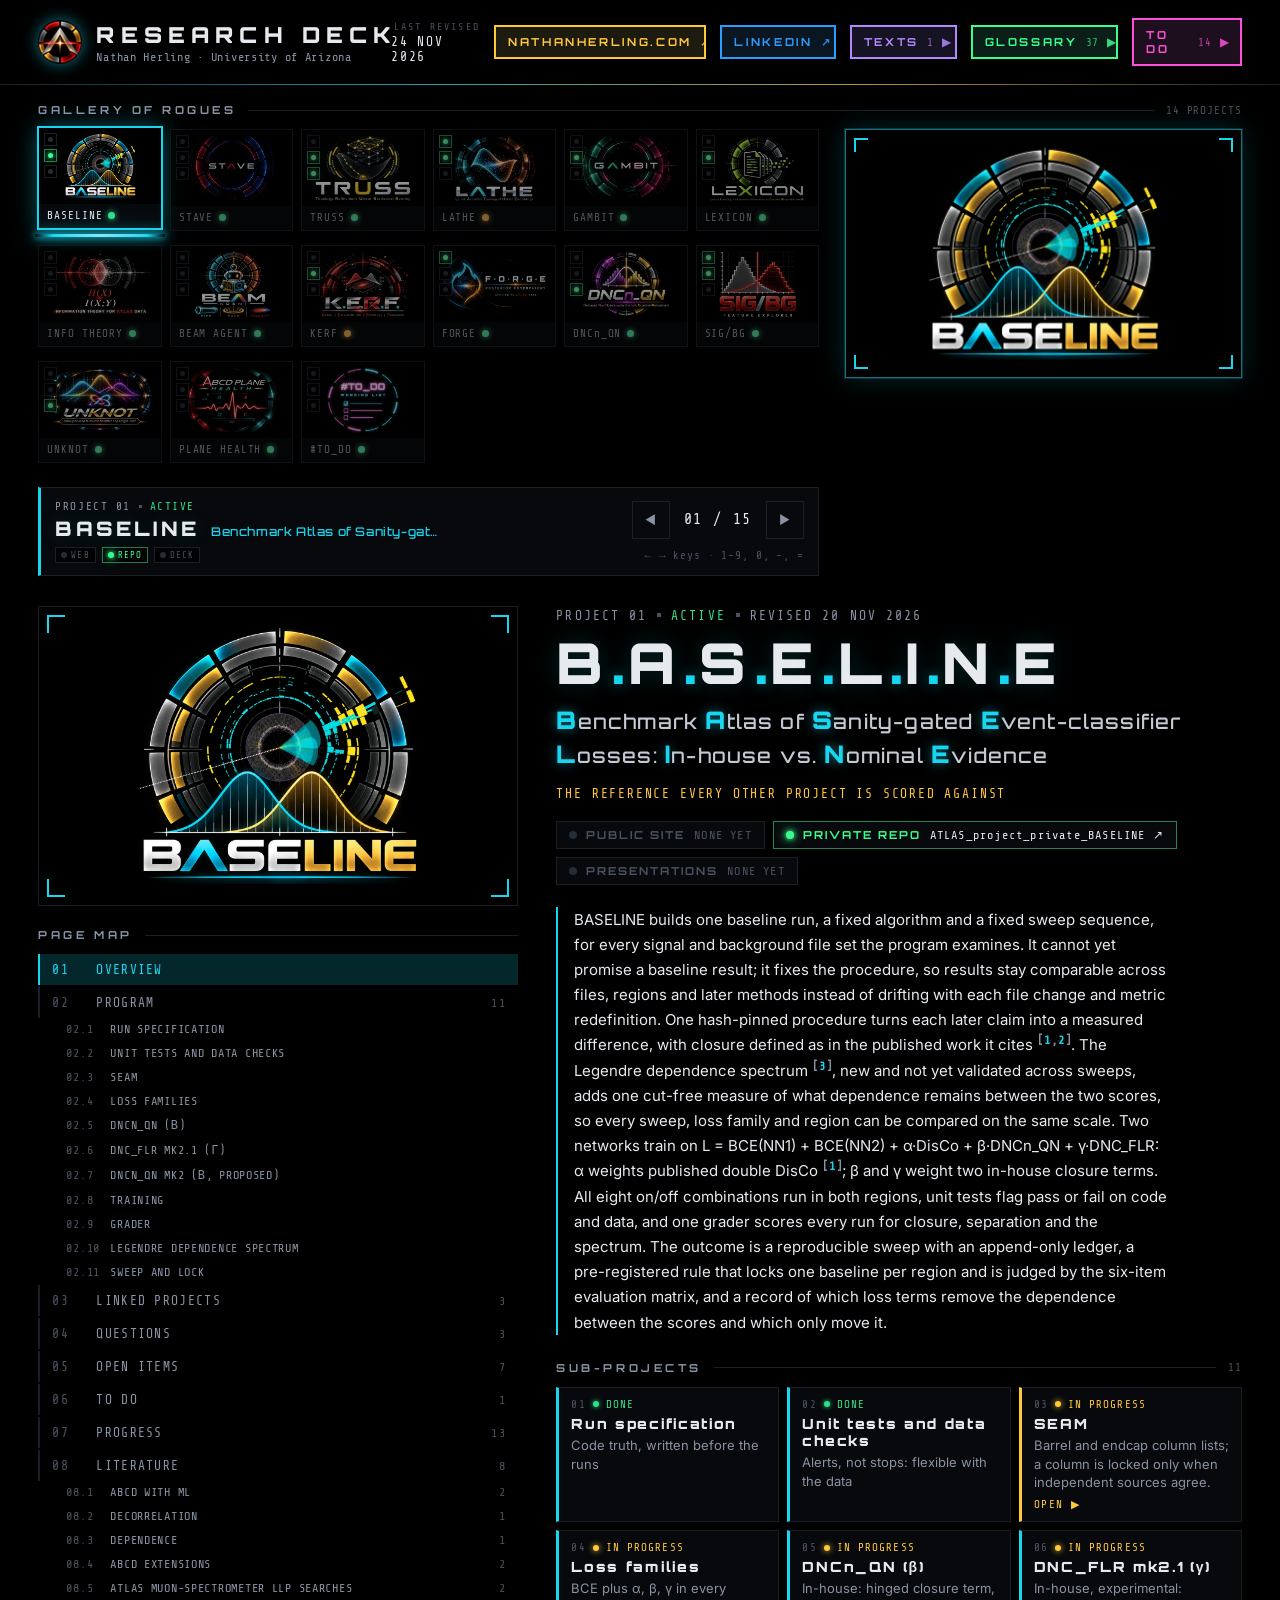
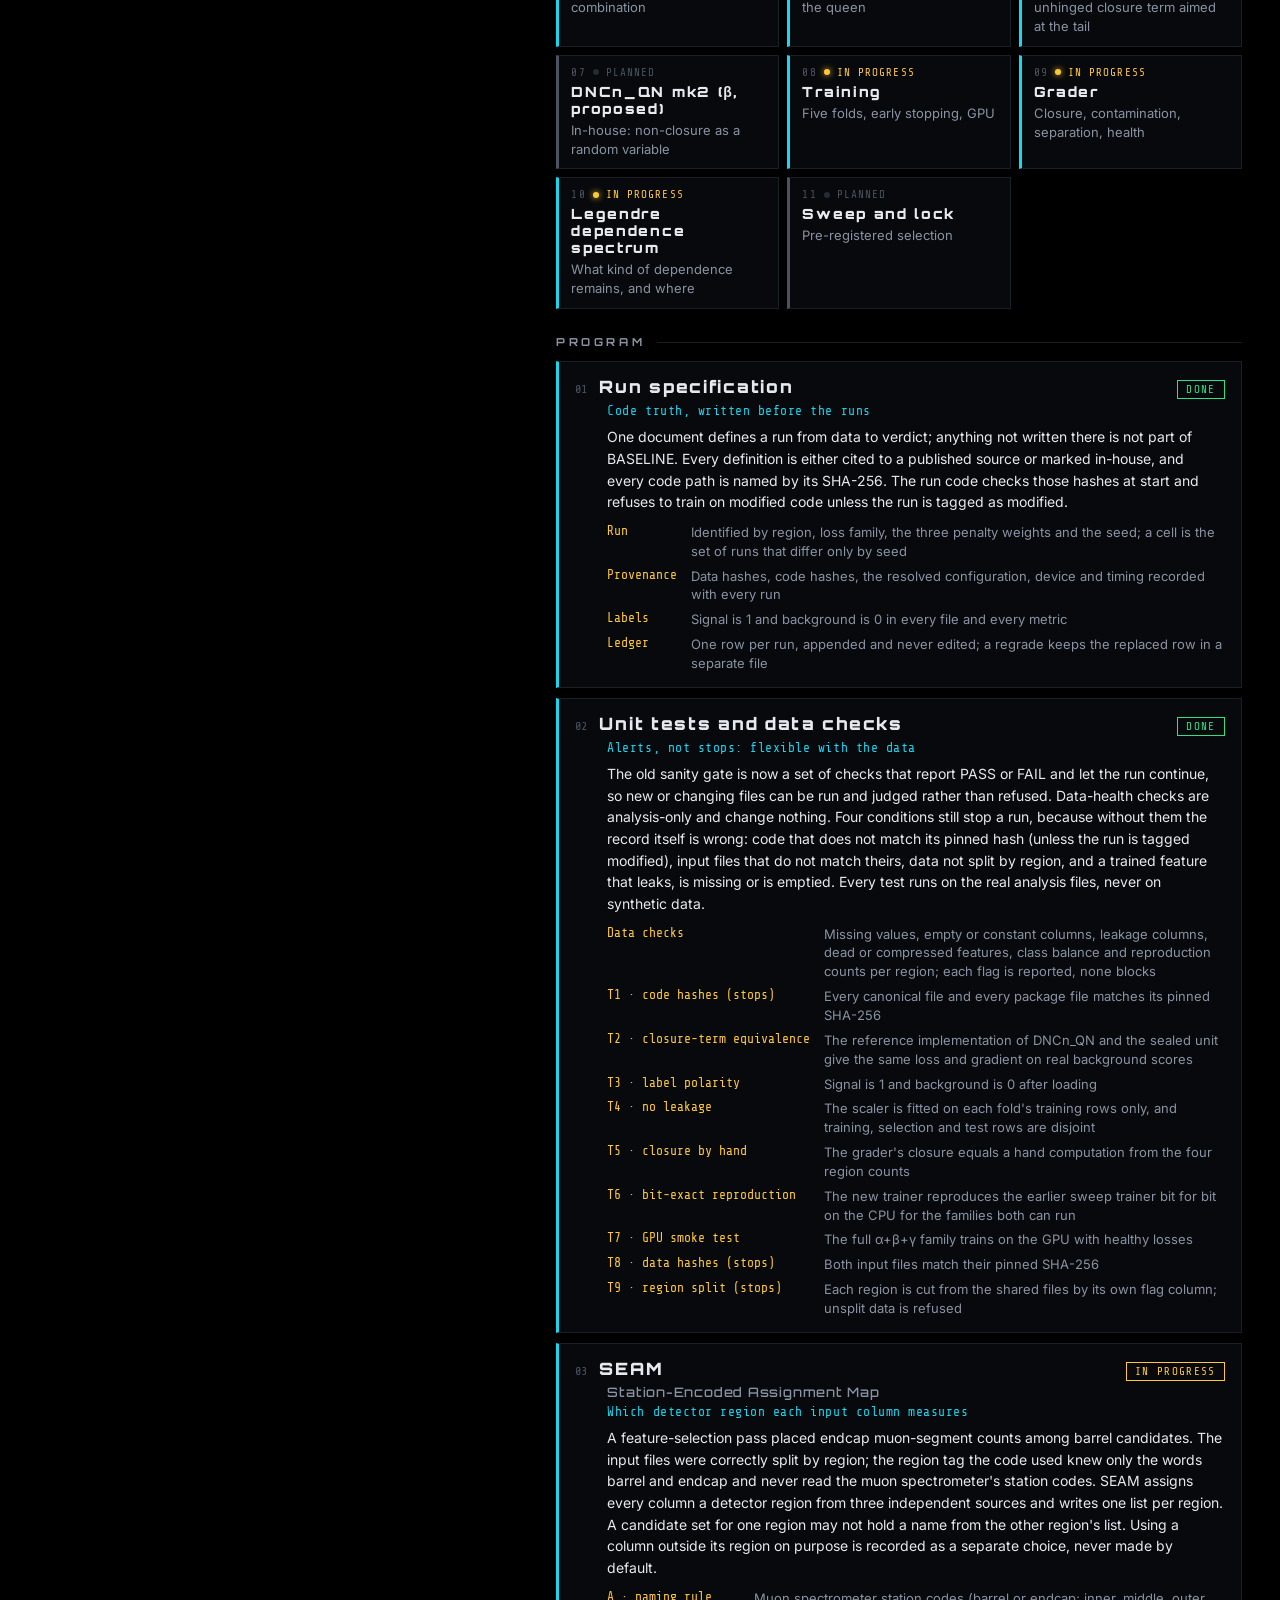
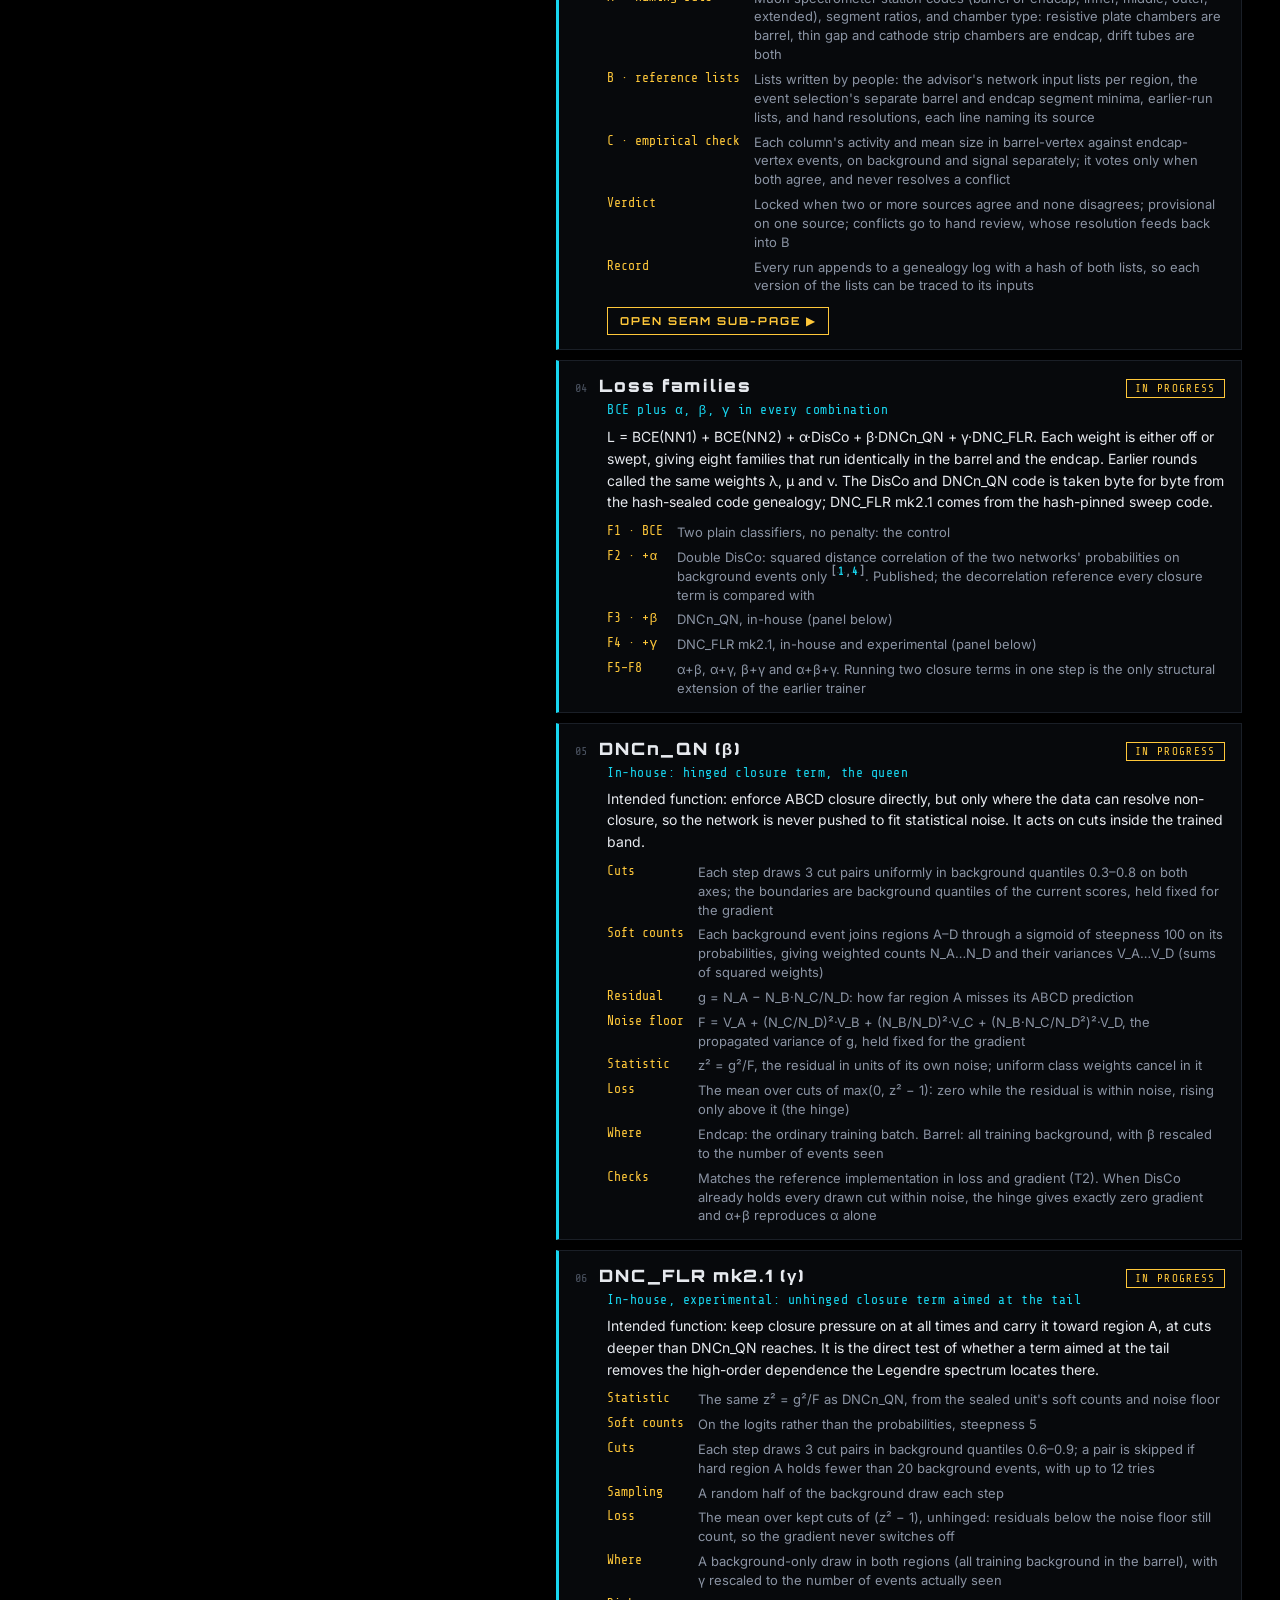
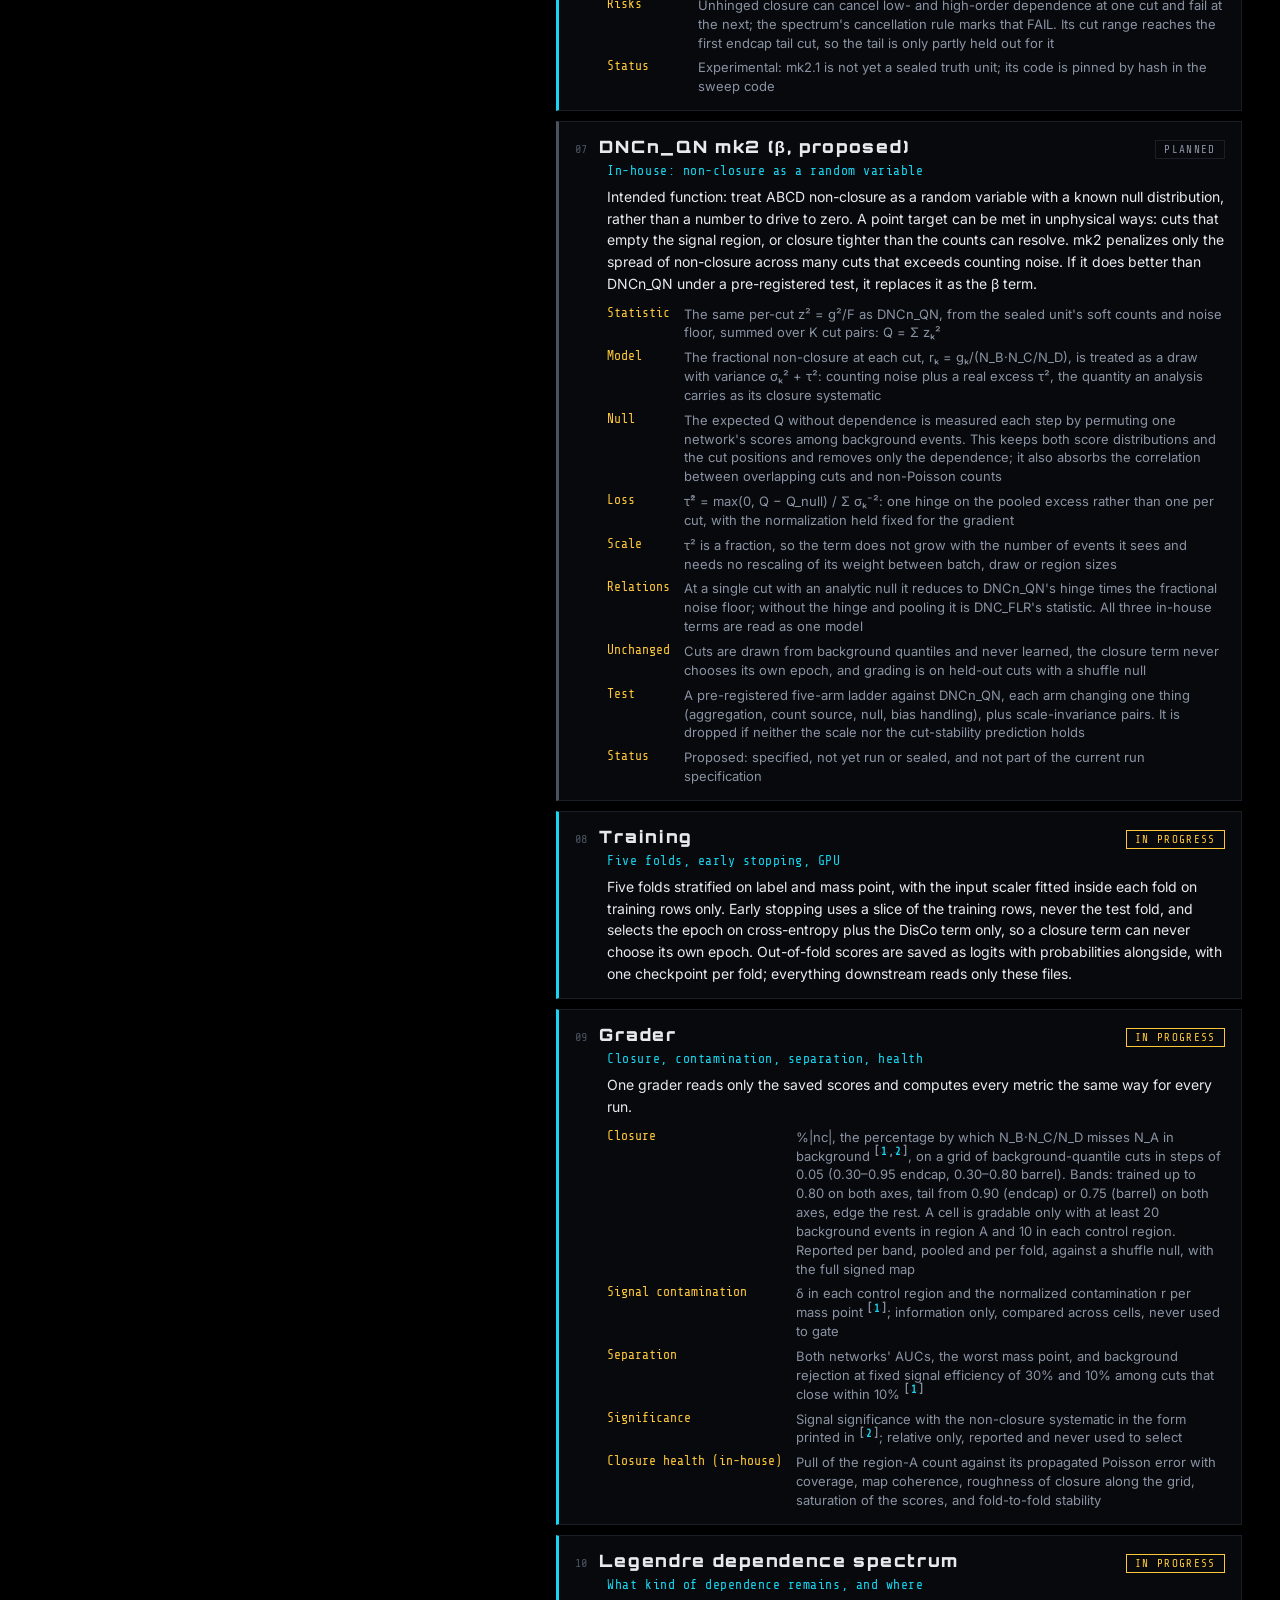
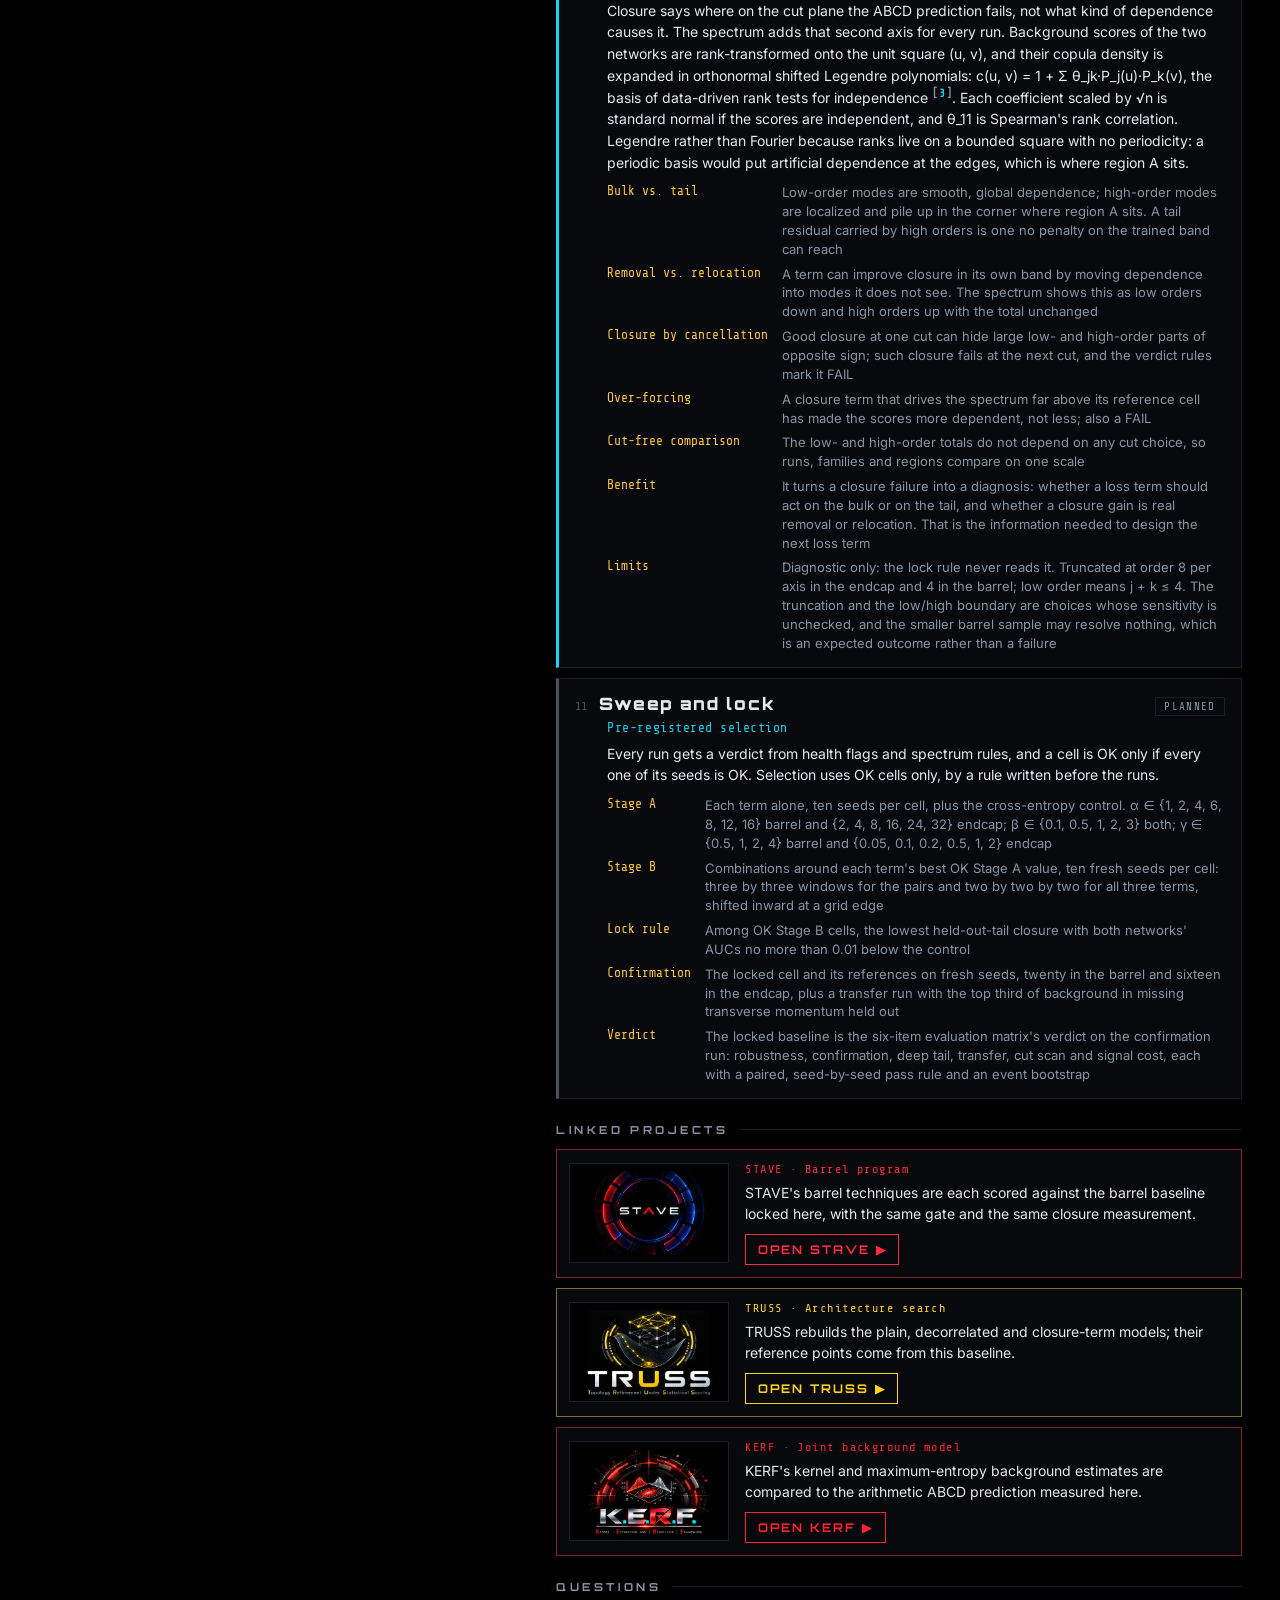
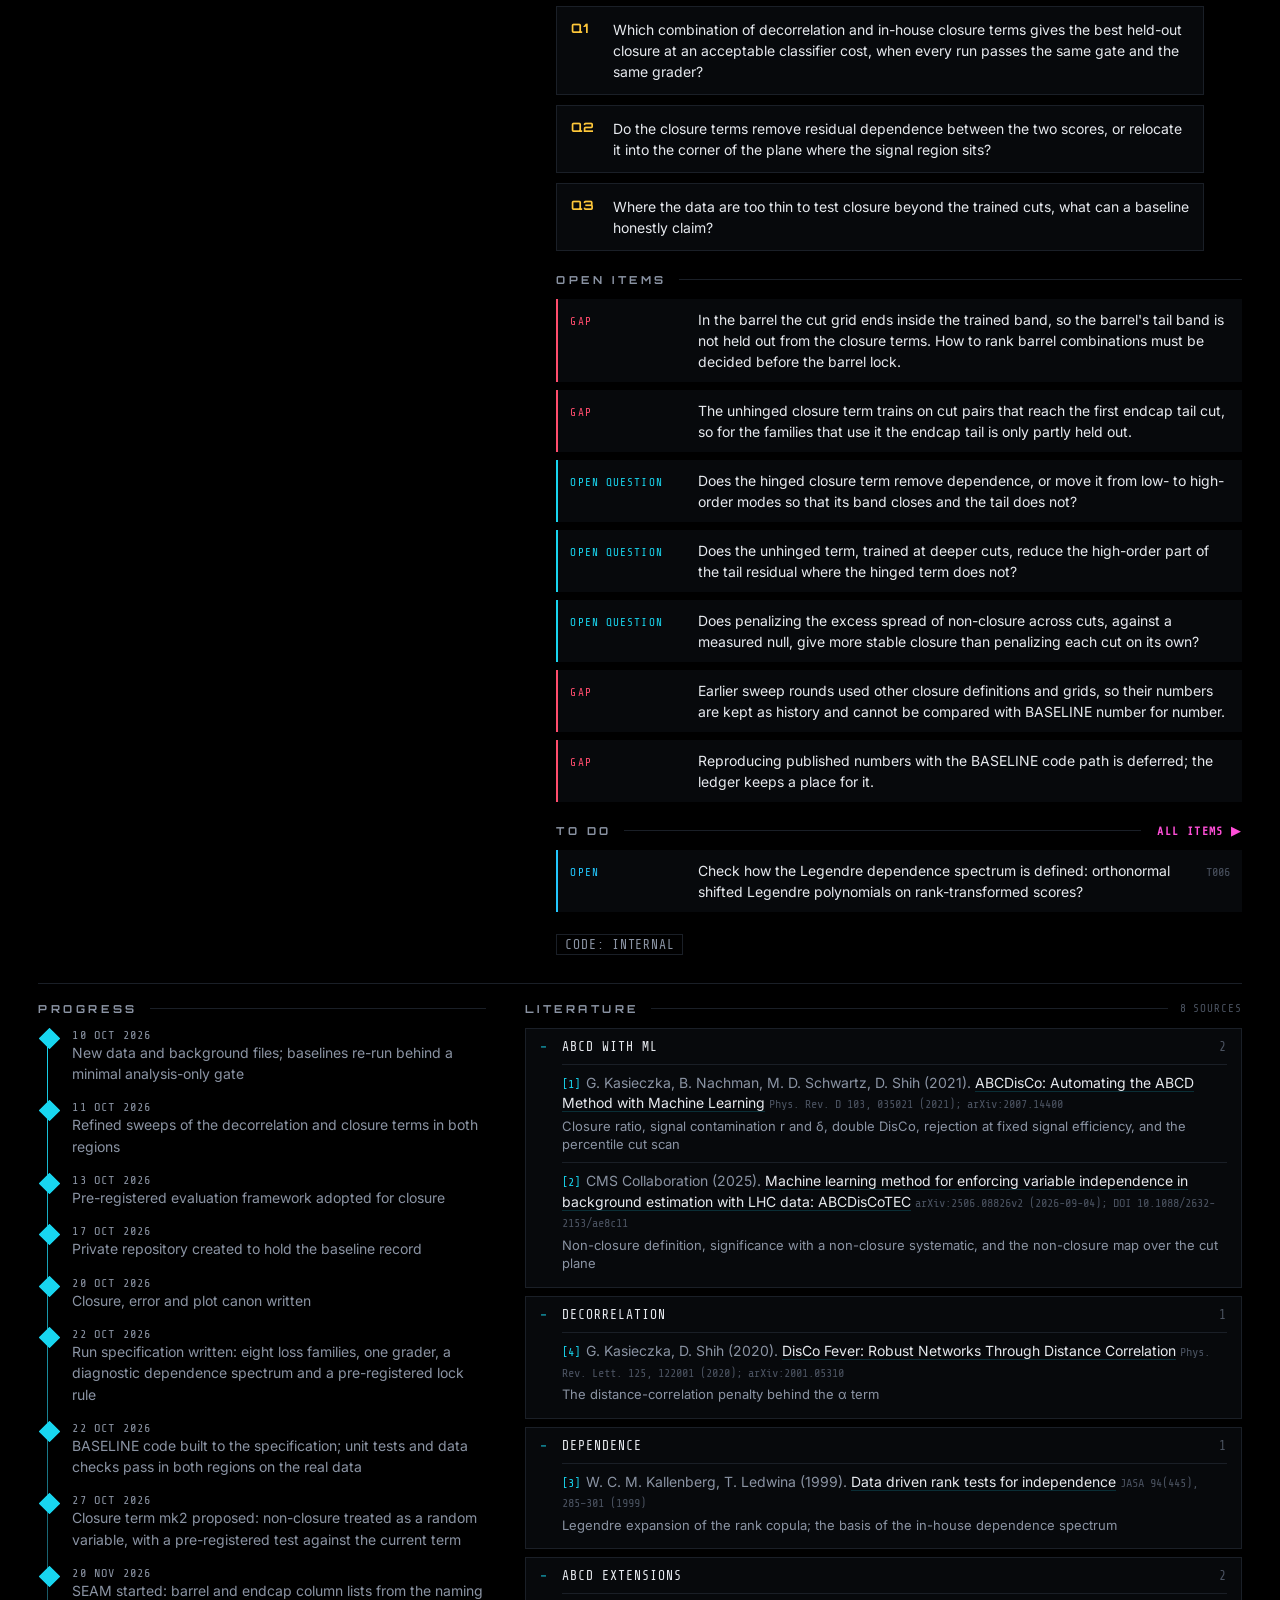
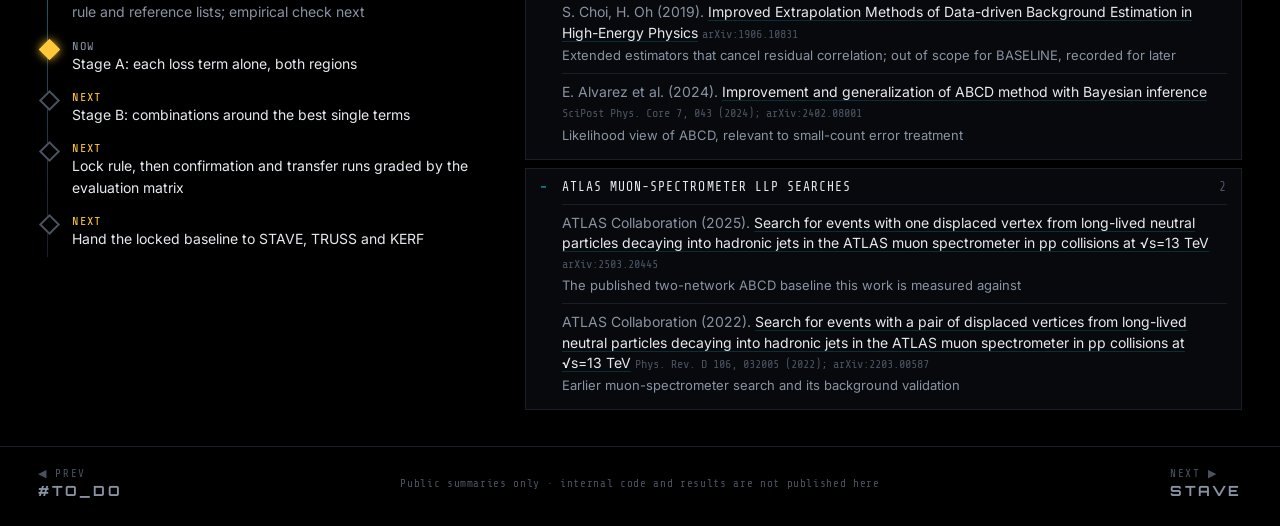
<file: index.html>
<!doctype html>
<html lang="en">
<head>
<meta charset="utf-8">
<meta name="viewport" content="width=device-width, initial-scale=1">
<title>Research Deck</title>
<meta name="description" content="Research projects in machine learning for particle-physics data: methods, goals, and the questions each project is built to answer.">
<meta name="theme-color" content="#000000">
<link rel="icon" href="favicon.ico" sizes="any">
<link rel="icon" type="image/png" sizes="32x32" href="assets/icons/favicon-32.png">
<link rel="icon" type="image/png" sizes="16x16" href="assets/icons/favicon-16.png">
<link rel="apple-touch-icon" href="assets/icons/apple-touch-icon.png">
<link rel="manifest" href="site.webmanifest">
<meta property="og:image" content="assets/icons/icon-512.png">
<link rel="preconnect" href="https://fonts.googleapis.com">
<link rel="preconnect" href="https://fonts.gstatic.com" crossorigin>
<link href="https://fonts.googleapis.com/css2?family=Orbitron:wght@500;700;900&family=Share+Tech+Mono&family=Inter:wght@400;500&display=swap" rel="stylesheet">
<link rel="stylesheet" href="assets/vendor/katex/katex.min.css">
<link rel="stylesheet" href="assets/css/deck.css?v=4501664887">
</head>
<body>
<div class="grid-bg" aria-hidden="true"></div>

<header class="top">
  <div class="brand">
    <img class="brand-mark" src="assets/icons/mark-96.png" alt="" width="44" height="44">
    <div>
      <h1>RESEARCH&nbsp;DECK</h1>
      <p class="byline">Nathan Herling &middot; University of Arizona</p>
    </div>
  </div>
  <div class="top-right">
    <p class="revised" id="site-revised-wrap" hidden title="Newest revision date of any project page, the glossary, the to-do panel or the texts list"><span class="rv-k">LAST REVISED</span><span class="rv-v" id="site-revised"></span></p>
    <a class="gloss-link ext-link ext-site" href="https://nathanherling.com/" target="_blank" rel="noopener" title="Personal website (opens in a new tab)"><span>NATHANHERLING.COM</span><span aria-hidden="true">&#8599;</span></a>
    <a class="gloss-link ext-link ext-in" href="https://www.linkedin.com/in/nathan-herling/" target="_blank" rel="noopener" title="LinkedIn profile (opens in a new tab)"><span>LINKEDIN</span><span aria-hidden="true">&#8599;</span></a>
    <a class="gloss-link ext-link ext-tx" href="texts.html" title="Reference texts behind the projects: reviews, papers and books"><span>TEXTS</span><span class="gl-n" id="texts-count"></span><span aria-hidden="true">&#9654;</span></a>
    <a class="gloss-link ext-link ext-gl" href="glossary.html" title="Extended definitions of the terms used across the projects"><span>GLOSSARY</span><span class="gl-n" id="gloss-count"></span><span aria-hidden="true">&#9654;</span></a>
    <a class="gloss-link ext-link ext-td" href="#todo" id="todo-link" title="Working to-do list, tagged by project"><span>TO DO</span><span class="gl-n" id="todo-count"></span><span aria-hidden="true">&#9654;</span></a>
  </div>
</header>

<nav class="home-bar" id="home-bar" aria-label="Sub-project navigation" hidden>
  <a class="home-btn" id="home-btn" href="#"><span class="hb-arrow" aria-hidden="true">&#9664;</span><span>HOME</span></a>
  <p class="crumb"><span class="cr-proj" id="cr-proj"></span><span class="cr-sep" aria-hidden="true">|</span><span class="cr-sub" id="cr-sub"></span></p>
</nav>

<section class="rogues" aria-label="Gallery of Rogues">
  <div class="section-label"><span>GALLERY OF ROGUES</span><span class="rule"></span><span class="count" id="rogue-count"></span></div>
  <div class="rogue-deck">
    <div class="rogue-grid" id="strip" role="list"></div>

    <button class="f-shot" id="f-shot" type="button" aria-label="Jump to the project page">
      <span class="corner tl"></span><span class="corner tr"></span><span class="corner bl"></span><span class="corner br"></span>
      <img id="f-img" alt="" width="1600" height="1000">
    </button>

    <aside class="feature" id="feature" aria-label="Selected project">
      <div class="f-body">
        <p class="f-kicker"><span id="f-index">PROJECT 01</span><span class="dot"></span><span id="f-status" class="status">ACTIVE</span></p>
        <div class="f-head">
          <p class="f-name" id="f-name">&nbsp;</p>
          <p class="f-exp" id="f-exp">&nbsp;</p>
        </div>
        <div class="f-leds" id="f-leds" aria-hidden="true"></div>
      </div>
      <nav class="deck-nav" aria-label="Project navigation">
        <button class="nav-btn" id="prev" aria-label="Previous project">&#9664;</button>
        <span class="counter" id="counter">01 / 13</span>
        <button class="nav-btn" id="next" aria-label="Next project">&#9654;</button>
        <span class="hint">&larr; &rarr; keys &middot; 1&ndash;9, 0, &minus;, =</span>
      </nav>
    </aside>
  </div>
</section>

<main class="stage" id="stage" aria-live="polite">
  <aside class="leftcol">
  <figure class="hero">
    <span class="corner tl"></span><span class="corner tr"></span><span class="corner bl"></span><span class="corner br"></span>
    <img id="hero-img" alt="" width="1600" height="1000">
    <figcaption class="scan" aria-hidden="true"></figcaption>
  </figure>

  <nav class="pagemap" aria-label="On this page">
    <h3 class="q-head"><span>PAGE MAP</span><span class="rule"></span></h3>
    <ol id="pagemap"></ol>
  </nav>

  <nav class="sp-dl" id="sp-dl" aria-label="Sub-project downloads" hidden>
    <h3 class="q-head"><span>DOWNLOADS</span><span class="rule"></span></h3>
    <div class="sp-dl-list" id="sp-dl-list"></div>
    <p class="sp-dl-note">From the private repository: opens when signed in to GitHub with access. Always the latest committed version.</p>
  </nav>
  </aside>

  <article class="dossier" id="sec-overview">
    <aside class="caveat" id="p-caveat" role="note" hidden>
      <p class="cv-head"><span class="cv-tag">CAVEAT</span><span class="cv-date" id="p-caveat-date"></span></p>
      <p class="cv-text" id="p-caveat-text"></p>
    </aside>
    <p class="kicker"><span id="k-index">PROJECT 01</span><span class="dot"></span><span id="k-status" class="status">ACTIVE</span><span class="dot" id="k-revised-dot" hidden></span><span id="k-revised" class="k-revised" hidden></span></p>
    <h2 id="p-name">&nbsp;</h2>
    <p class="expansion" id="p-exp">&nbsp;</p>

    <p class="tagline" id="p-tagline" hidden></p>
    <div class="access" id="p-access" aria-label="Public site and private repository"></div>
    <p class="intro" id="p-intro"></p>
    <div class="board" id="p-board" hidden></div>

    <nav id="p-subs-wrap" class="subs-wrap" aria-label="Sub-projects" hidden>
      <h3 class="q-head"><span id="subs-label">SUB-PROJECTS</span><span class="rule"></span><span class="count" id="subs-count"></span></h3>
      <div class="subs" id="p-subs"></div>
    </nav>

    <div id="p-program-wrap" hidden>
      <h3 class="q-head" id="sec-program"><span>PROGRAM</span><span class="rule"></span></h3>
      <ol class="program" id="p-program"></ol>
    </div>

    <div id="p-results-wrap" hidden>
      <h3 class="q-head" id="sec-results"><span>CURRENT RESULTS</span><span class="rule"></span></h3>
      <ol class="results" id="p-results"></ol>
    </div>

    <div id="p-links-wrap" hidden>
      <h3 class="q-head" id="sec-links"><span>LINKED PROJECTS</span><span class="rule"></span></h3>
      <div class="xlinks" id="p-links"></div>
    </div>

    <h3 class="q-head" id="sec-questions"><span>QUESTIONS</span><span class="rule"></span></h3>
    <ol class="questions" id="p-questions"></ol>

    <div id="p-open-wrap" class="sec-open" hidden>
      <h3 class="q-head"><span>OPEN ITEMS</span><span class="rule"></span></h3>
      <ul class="open-items" id="p-open"></ul>
    </div>

    <div id="p-todo-wrap" class="sec-todo" hidden>
      <h3 class="q-head"><span>TO DO</span><span class="rule"></span><a class="todo-all" id="p-todo-all" href="todo.html">ALL ITEMS &#9654;</a></h3>
      <ul class="todo-items" id="p-todo"></ul>
    </div>

    <p class="meta" id="p-meta"></p>
  </article>

  <article class="dossier subpage" id="subpage" hidden>
    <p class="kicker"><span id="sp-index">SUB-PROJECT 01</span><span class="dot"></span><span id="sp-status" class="status"></span><span class="dot"></span><span id="sp-parent" class="k-revised"></span></p>
    <h2 id="sp-name">&nbsp;</h2>
    <p class="expansion" id="sp-exp">&nbsp;</p>
    <p class="tagline" id="sp-sub" hidden></p>
    <div class="access" id="sp-access"></div>
    <p class="intro" id="sp-lede"></p>
    <figure class="sp-figure" id="sp-figure" hidden>
      <div class="sp-svg" id="sp-svg"></div>
      <figcaption id="sp-cap"></figcaption>
    </figure>
    <div id="sp-sections"></div>
    <div id="sp-outputs-wrap" hidden>
      <h3 class="q-head" id="sp-sec-outputs"><span>OUTPUTS</span><span class="rule"></span></h3>
      <dl class="prog-items sp-outputs" id="sp-outputs"></dl>
      <p class="sp-note" id="sp-repo-note" hidden></p>
    </div>
    <div id="sp-open-wrap" hidden>
      <h3 class="q-head" id="sp-sec-open"><span>OPEN ITEMS</span><span class="rule"></span></h3>
      <ul class="open-items" id="sp-open"></ul>
    </div>
    <div id="sp-tl-wrap" hidden>
      <h3 class="q-head" id="sp-sec-progress"><span id="sp-prog-label">SUB-PROJECT PROGRESS</span><span class="rule"></span></h3>
      <ol class="timeline" id="sp-timeline"></ol>
    </div>
  </article>

  <section class="lower" aria-label="Progress and literature">
    <div class="tl-col" id="sec-progress">
      <h3 class="q-head"><span>PROGRESS</span><span class="rule"></span></h3>
      <ol class="timeline" id="p-timeline"></ol>
    </div>
    <div class="lit-col" id="sec-literature">
      <h3 class="q-head"><span>LITERATURE</span><span class="rule"></span><span class="count" id="lit-count"></span></h3>
      <div id="p-lit"></div>
    </div>
  </section>
</main>

<footer class="foot">
  <button class="neighbor" id="nb-prev"><span class="nb-dir">&#9664; PREV</span><span class="nb-name" id="nb-prev-name"></span></button>
  <p class="scope">Public summaries only &middot; internal code and results are not published here</p>
  <button class="neighbor right" id="nb-next"><span class="nb-dir">NEXT &#9654;</span><span class="nb-name" id="nb-next-name"></span></button>
</footer>

<button class="to-top" id="to-top" type="button" aria-label="Back to the top of the page" title="Back to top">
  <span class="tt-arrow" aria-hidden="true">&#9650;</span><span class="tt-label">TOP</span>
</button>

<noscript><p class="noscript">This page needs JavaScript to load the project deck.</p></noscript>
<script src="assets/vendor/katex/katex.min.js"></script>
<script src="assets/vendor/katex/contrib/auto-render.min.js"></script>
<script src="assets/js/registry.js?v=4991c33c26"></script>
<script src="assets/js/deck.js?v=e636753eb5"></script>
</body>
</html>
</file>
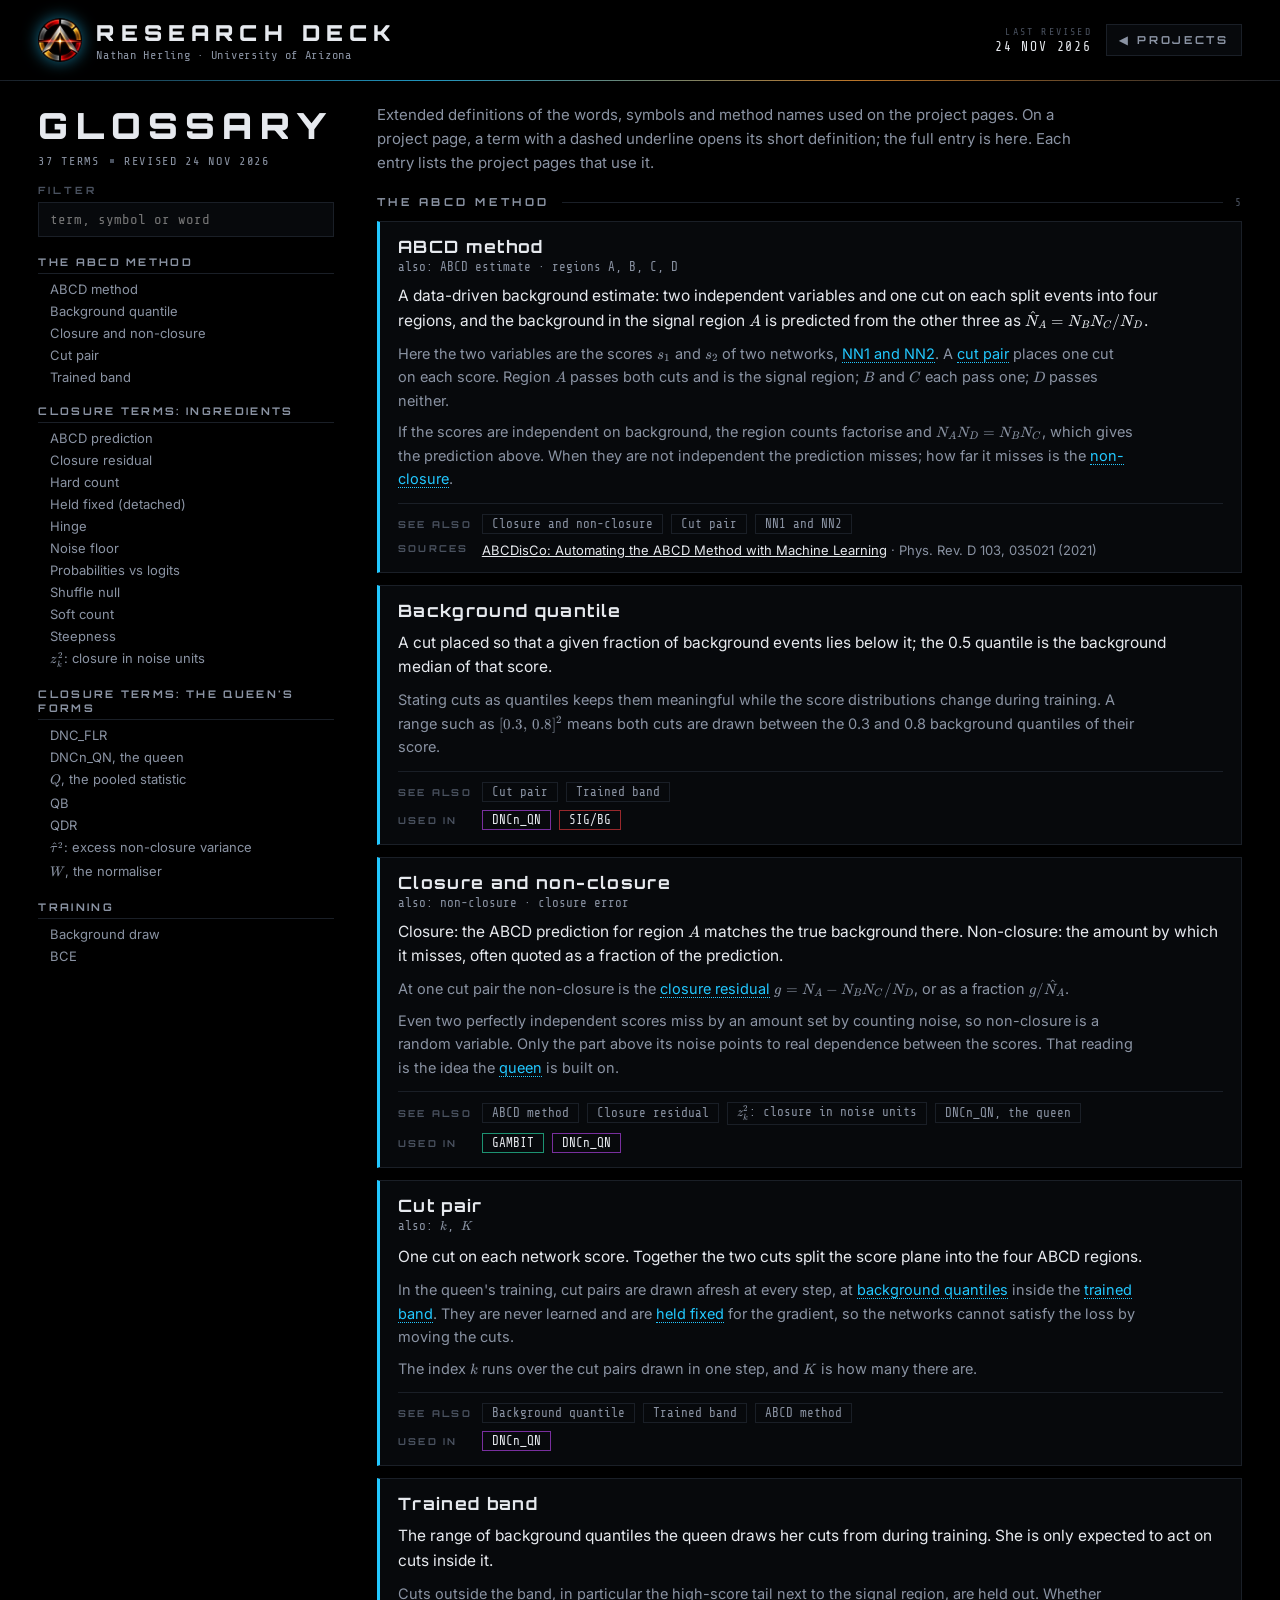
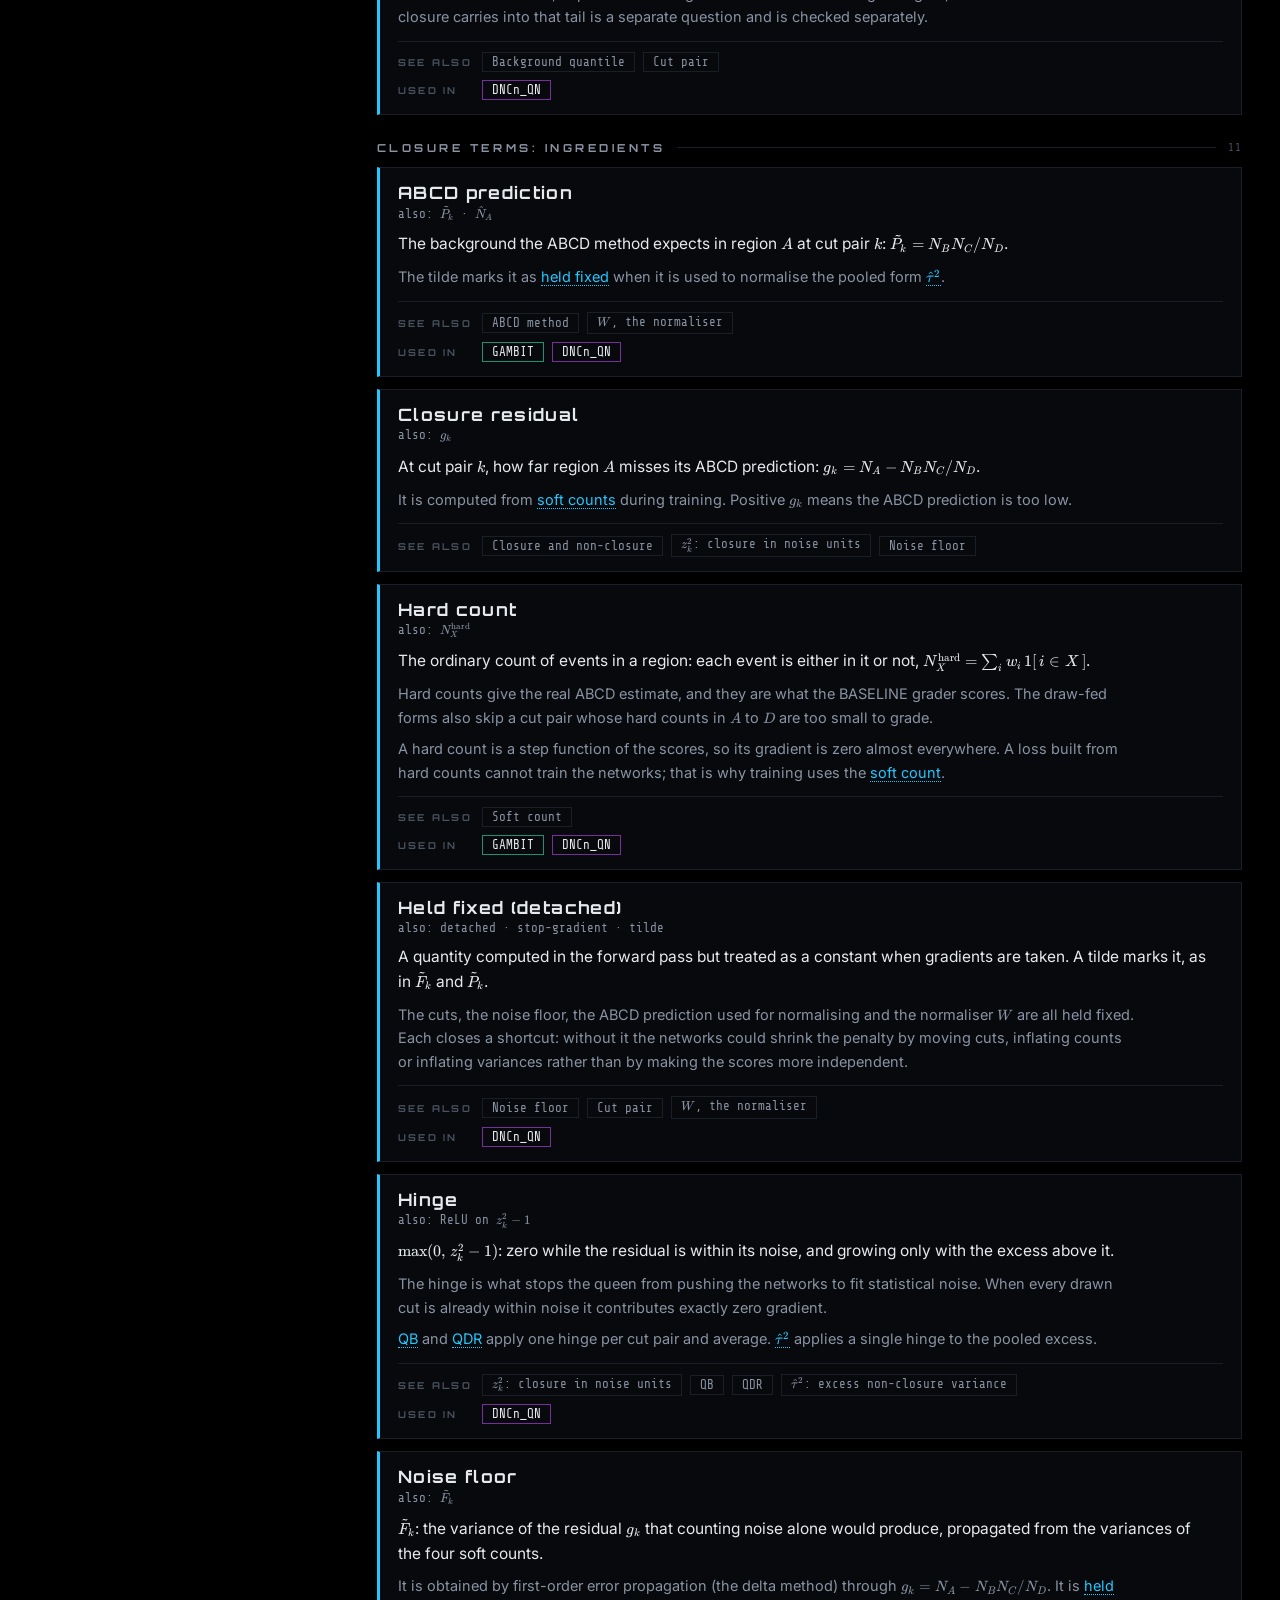
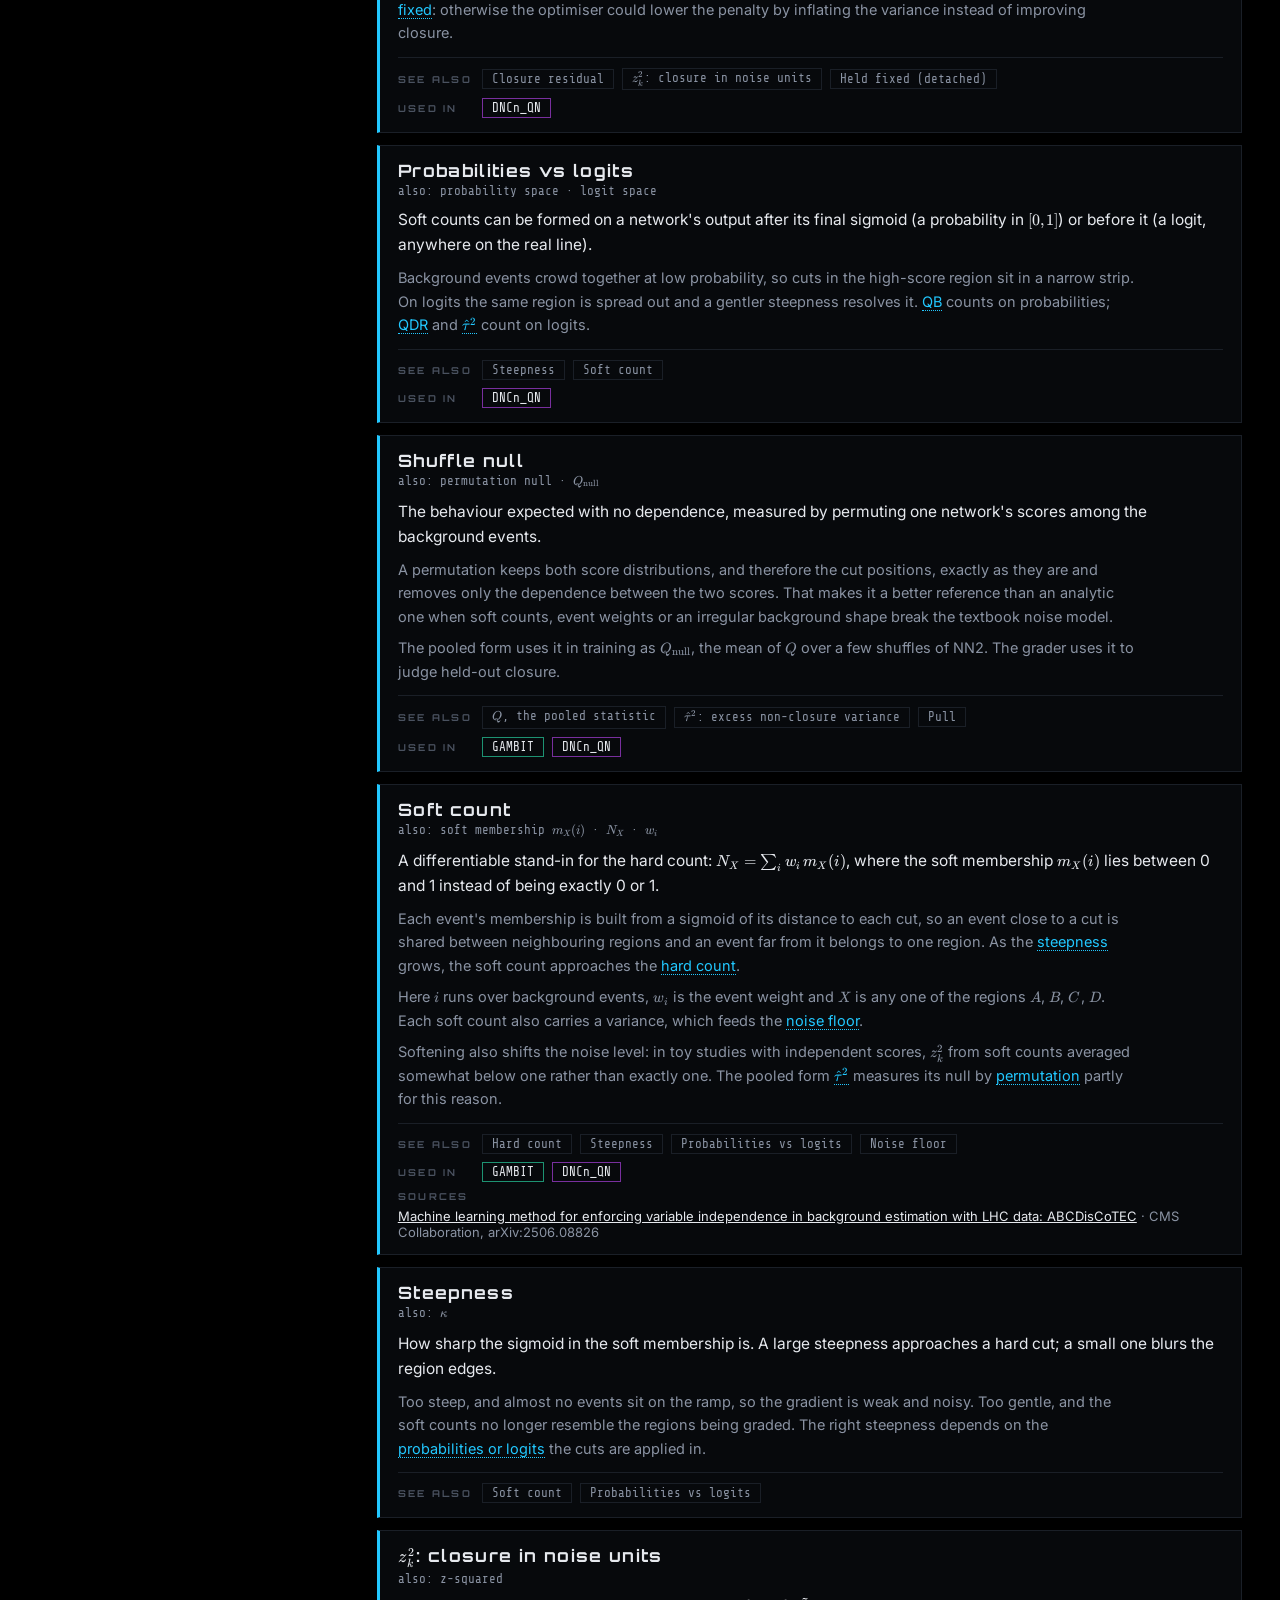
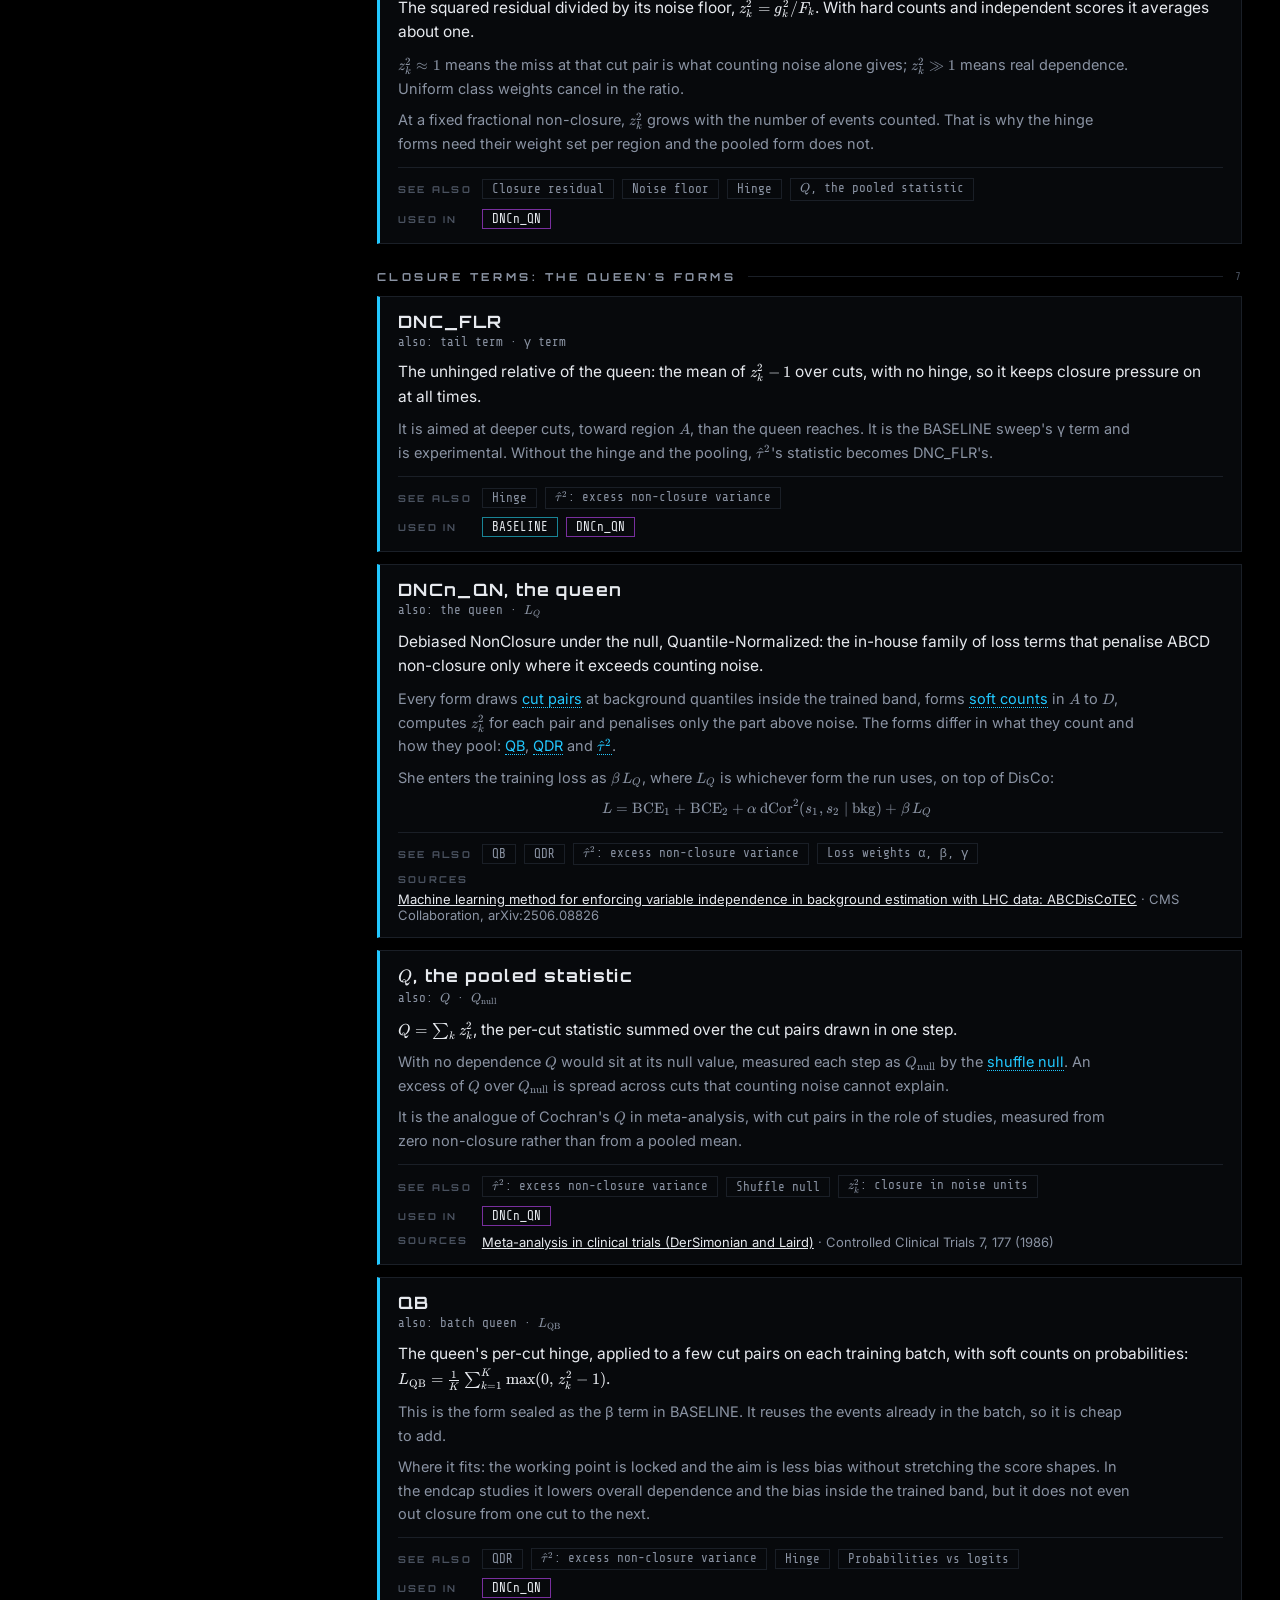
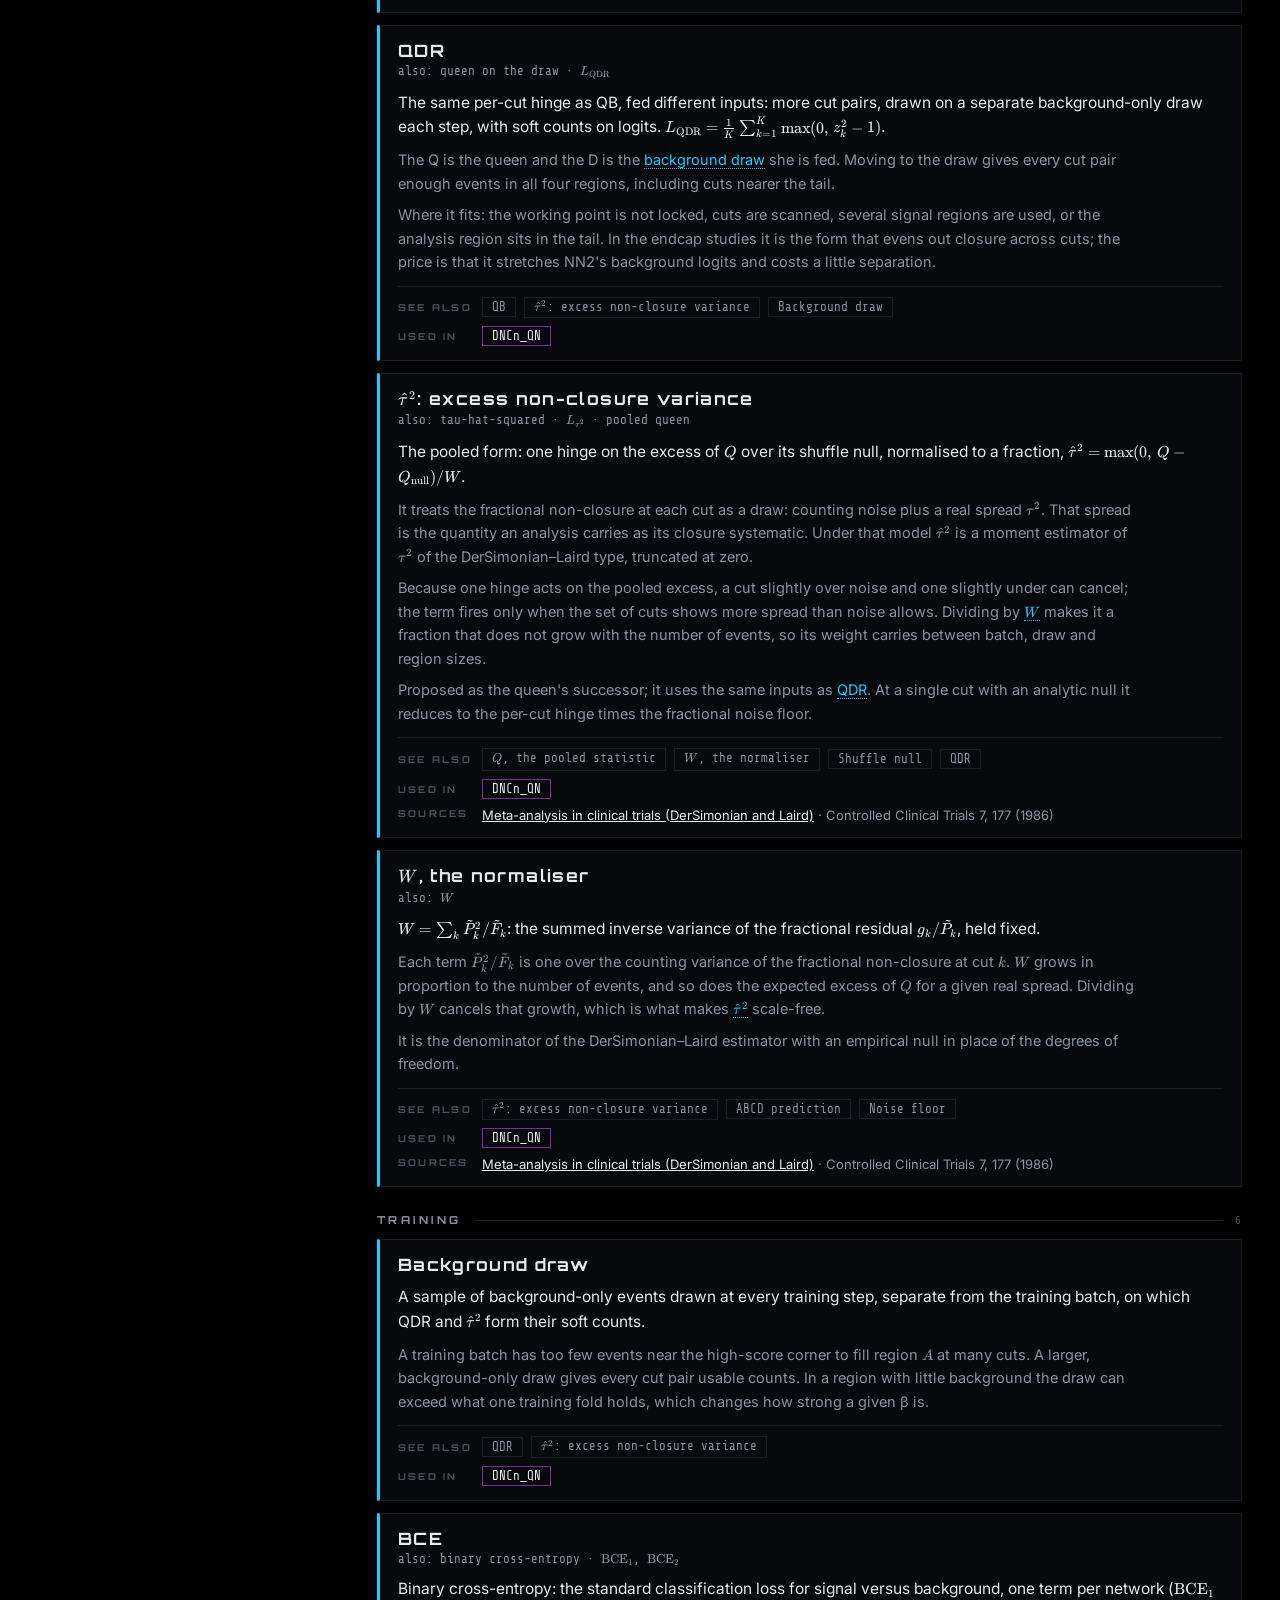
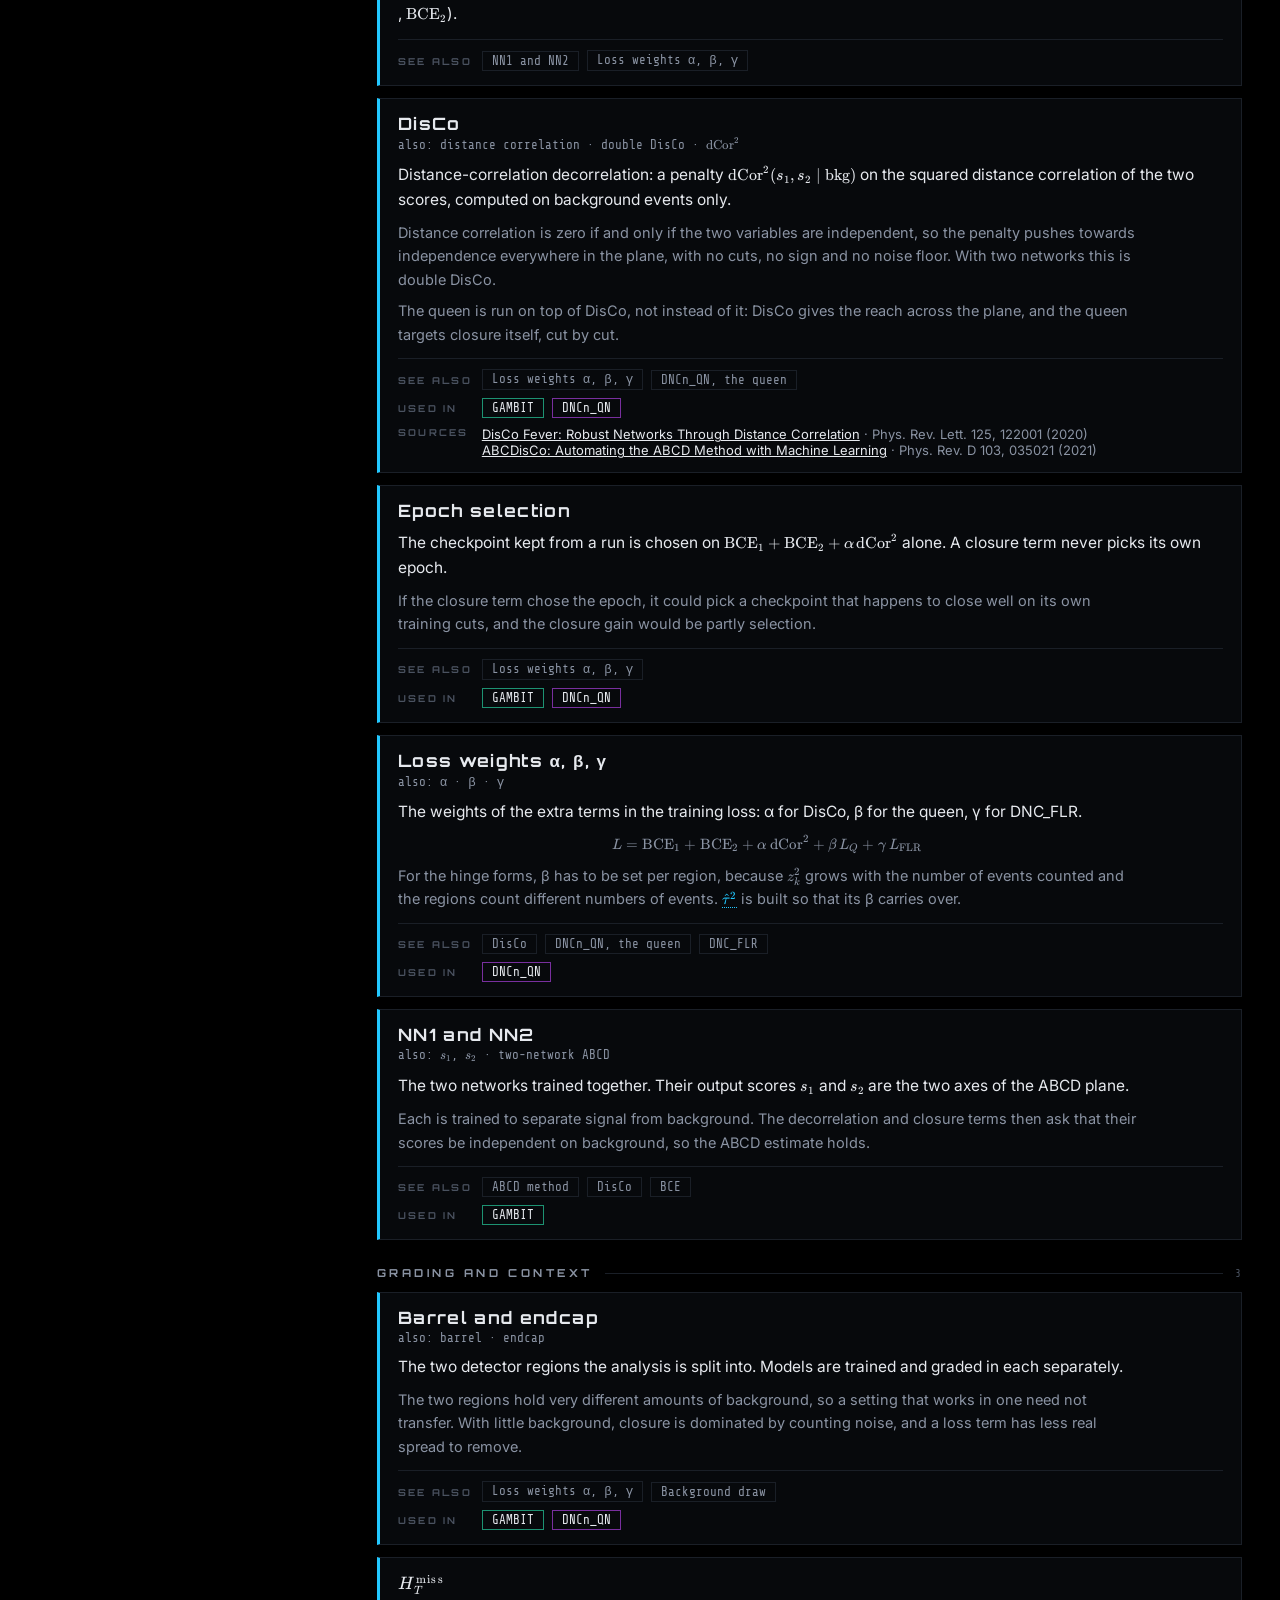
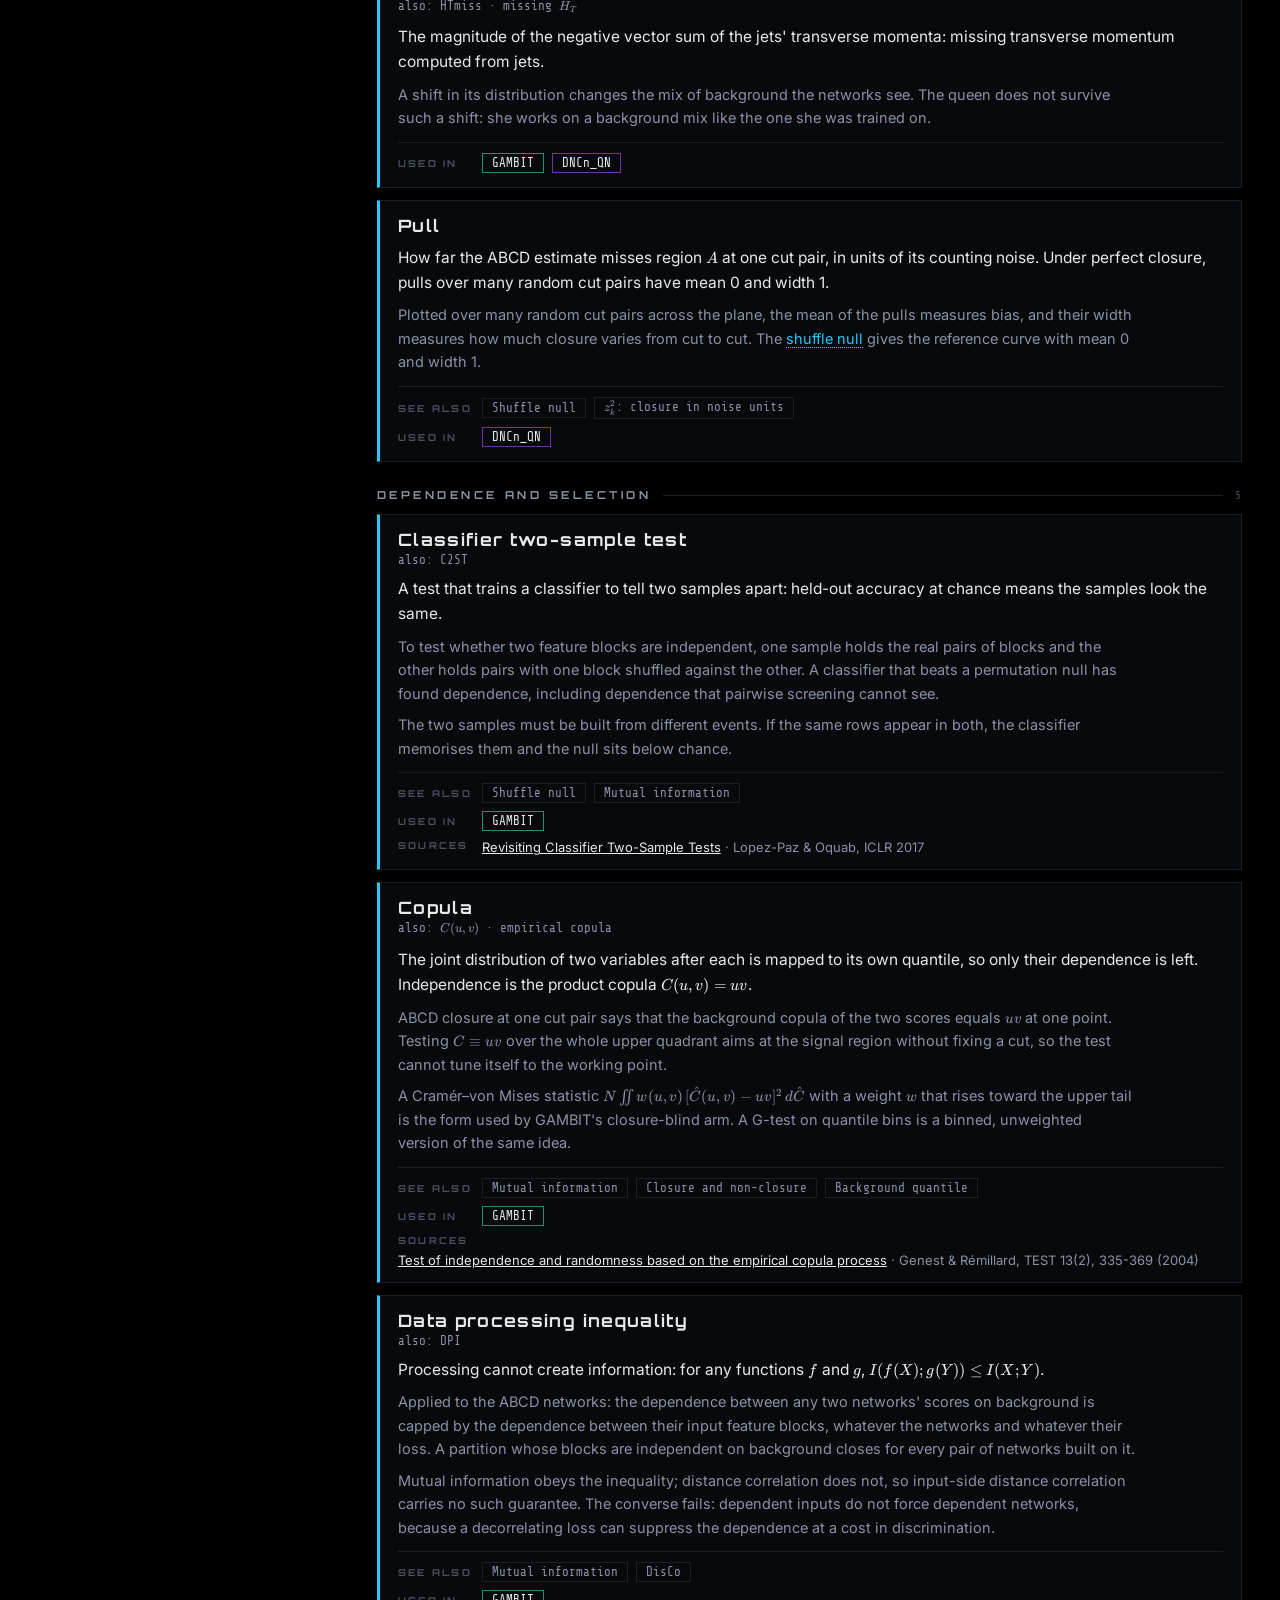
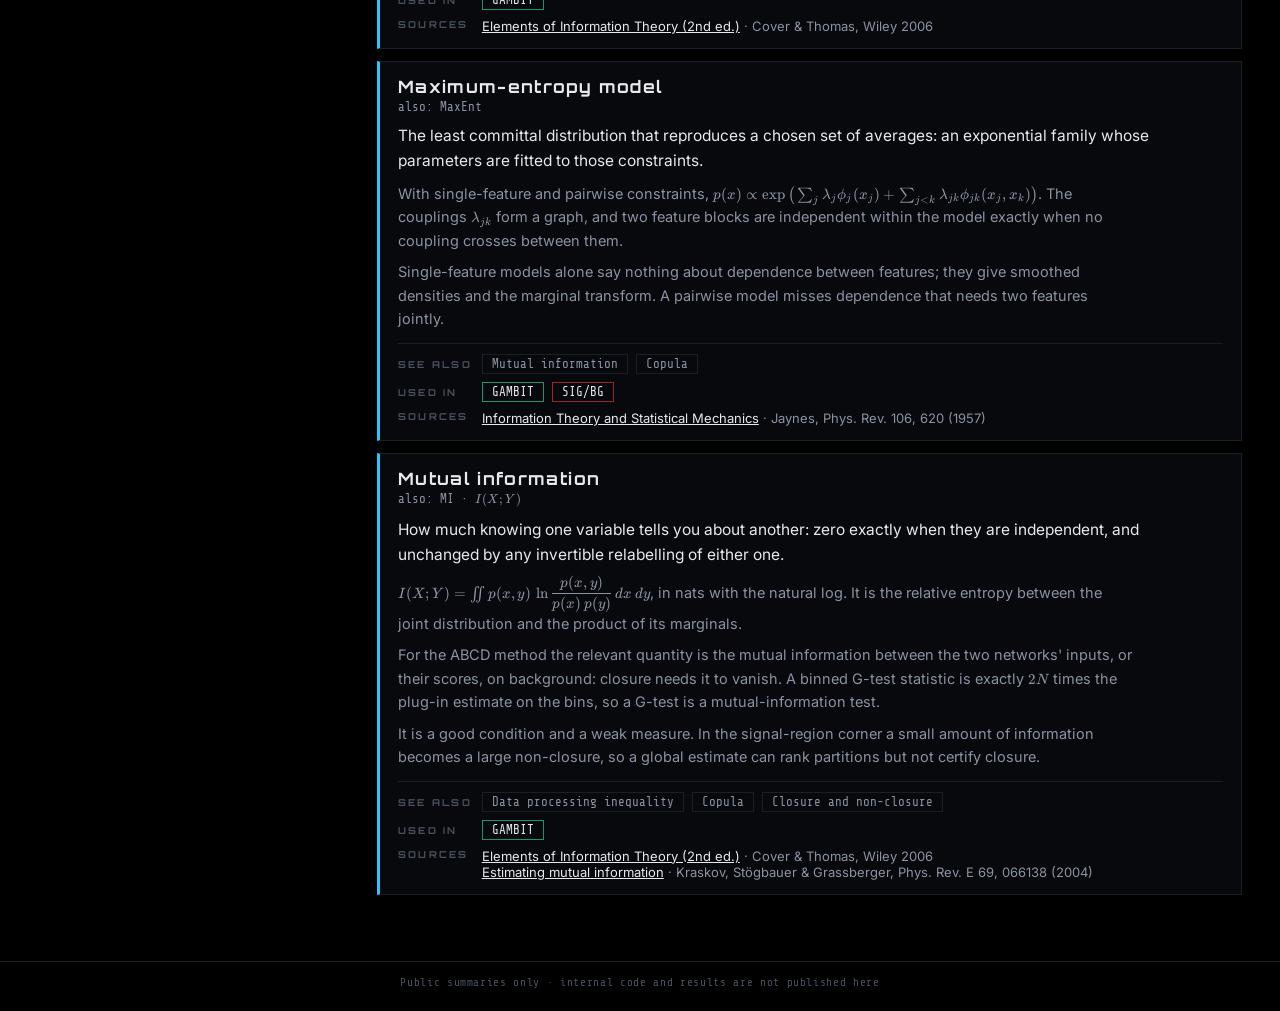
<file: glossary.html>
<!doctype html>
<html lang="en">
<head>
<meta charset="utf-8">
<meta name="viewport" content="width=device-width, initial-scale=1">
<title>Glossary · Research Deck</title>
<meta name="description" content="Extended definitions of the terms used across the research projects: the ABCD method, closure, and the in-house closure terms.">
<meta name="theme-color" content="#000000">
<link rel="icon" href="favicon.ico" sizes="any">
<link rel="icon" type="image/png" sizes="32x32" href="assets/icons/favicon-32.png">
<link rel="icon" type="image/png" sizes="16x16" href="assets/icons/favicon-16.png">
<link rel="apple-touch-icon" href="assets/icons/apple-touch-icon.png">
<link rel="manifest" href="site.webmanifest">
<link rel="preconnect" href="https://fonts.googleapis.com">
<link rel="preconnect" href="https://fonts.gstatic.com" crossorigin>
<link href="https://fonts.googleapis.com/css2?family=Orbitron:wght@500;700;900&family=Share+Tech+Mono&family=Inter:wght@400;500&display=swap" rel="stylesheet">
<link rel="stylesheet" href="assets/vendor/katex/katex.min.css">
<link rel="stylesheet" href="assets/css/deck.css?v=4501664887">
<link rel="stylesheet" href="assets/css/glossary.css?v=6f4d1c6e94">
</head>
<body class="gloss-page">
<div class="grid-bg" aria-hidden="true"></div>

<header class="top">
  <a class="brand brand-link" href="index.html" title="Back to the research deck">
    <img class="brand-mark" src="assets/icons/mark-96.png" alt="" width="44" height="44">
    <div>
      <h1>RESEARCH&nbsp;DECK</h1>
      <p class="byline">Nathan Herling &middot; University of Arizona</p>
    </div>
  </a>
  <div class="top-right">
    <p class="revised" id="site-revised-wrap" hidden title="Newest revision date of any project page or the glossary"><span class="rv-k">LAST REVISED</span><span class="rv-v" id="site-revised"></span></p>
    <a class="gloss-link" href="index.html" title="Back to the project gallery"><span aria-hidden="true">&#9664;</span><span>PROJECTS</span></a>
  </div>
</header>

<main class="gloss" id="gloss">
  <aside class="g-side">
    <div class="g-title">
      <h2>GLOSSARY</h2>
      <p class="g-sub"><span id="g-count"></span><span class="dot"></span><span id="g-revised"></span></p>
    </div>
    <label class="g-filter">
      <span class="g-filter-k">FILTER</span>
      <input id="g-q" type="search" placeholder="term, symbol or word" autocomplete="off" spellcheck="false">
    </label>
    <nav aria-label="Glossary index">
      <ol class="g-index" id="g-index"></ol>
    </nav>
  </aside>

  <section class="g-body" aria-label="Definitions">
    <p class="g-intro">Extended definitions of the words, symbols and method names used on the project pages. On a project page, a term with a dashed underline opens its short definition; the full entry is here. Each entry lists the project pages that use it.</p>
    <p class="g-empty" id="g-empty" hidden>No term matches that filter.</p>
    <div id="g-list"></div>
  </section>
</main>

<footer class="foot">
  <span></span>
  <p class="scope">Public summaries only &middot; internal code and results are not published here</p>
  <span></span>
</footer>

<button class="to-top" id="to-top" type="button" aria-label="Back to the top of the page" title="Back to top">
  <span class="tt-arrow" aria-hidden="true">&#9650;</span><span class="tt-label">TOP</span>
</button>

<noscript><p class="noscript">This page needs JavaScript to load the glossary.</p></noscript>
<script src="assets/vendor/katex/katex.min.js"></script>
<script src="assets/vendor/katex/contrib/auto-render.min.js"></script>
<script src="assets/js/registry.js?v=4991c33c26"></script>
<script src="assets/js/glossary.js?v=5f563d102a"></script>
</body>
</html>
</file>
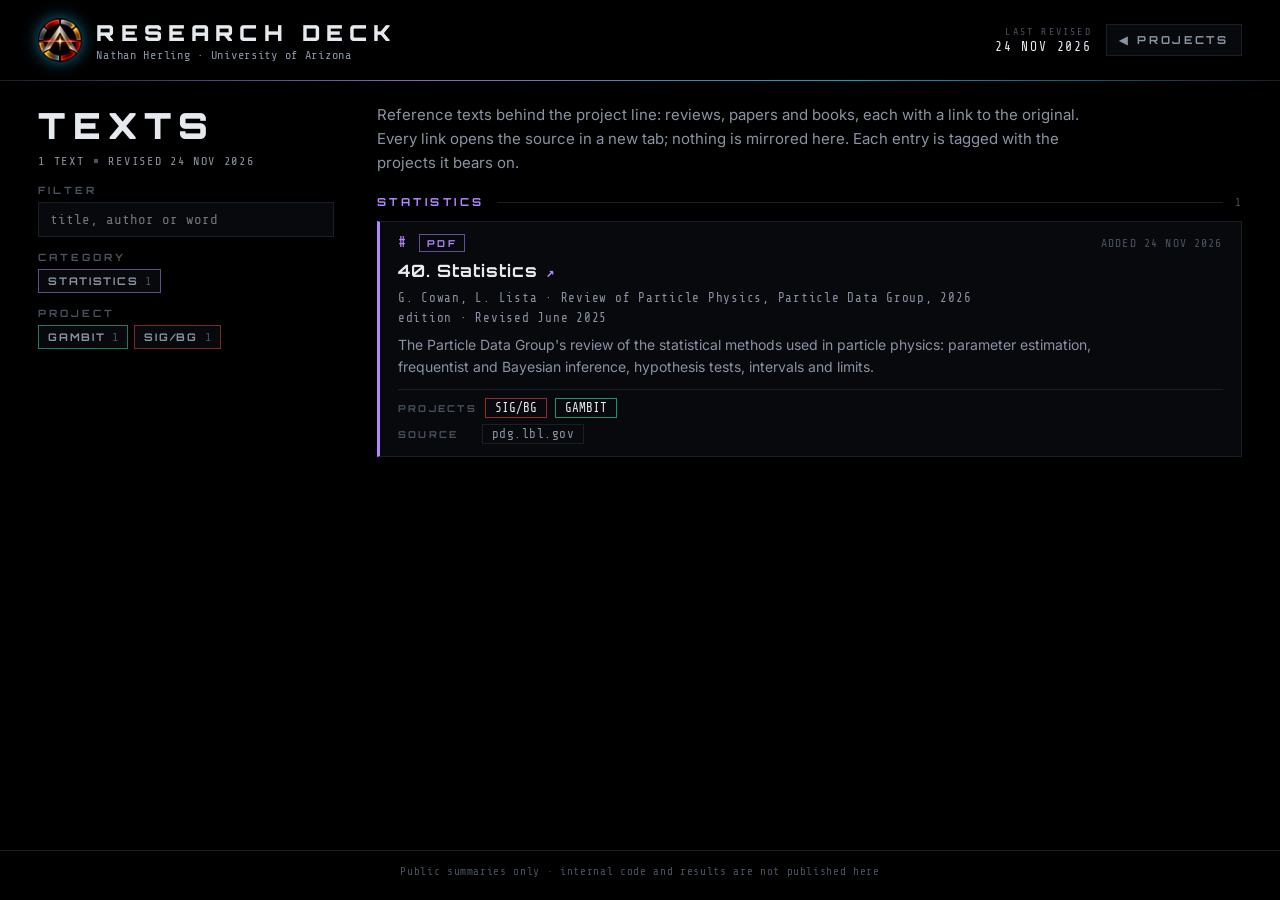
<file: texts.html>
<!doctype html>
<html lang="en">
<head>
<meta charset="utf-8">
<meta name="viewport" content="width=device-width, initial-scale=1">
<title>Texts · Research Deck</title>
<meta name="description" content="Reference texts behind the research projects: reviews, papers and books, with links.">
<meta name="theme-color" content="#000000">
<link rel="icon" href="favicon.ico" sizes="any">
<link rel="icon" type="image/png" sizes="32x32" href="assets/icons/favicon-32.png">
<link rel="icon" type="image/png" sizes="16x16" href="assets/icons/favicon-16.png">
<link rel="apple-touch-icon" href="assets/icons/apple-touch-icon.png">
<link rel="manifest" href="site.webmanifest">
<link rel="preconnect" href="https://fonts.googleapis.com">
<link rel="preconnect" href="https://fonts.gstatic.com" crossorigin>
<link href="https://fonts.googleapis.com/css2?family=Orbitron:wght@500;700;900&family=Share+Tech+Mono&family=Inter:wght@400;500&display=swap" rel="stylesheet">
<link rel="stylesheet" href="assets/vendor/katex/katex.min.css">
<link rel="stylesheet" href="assets/css/deck.css?v=4501664887">
<link rel="stylesheet" href="assets/css/glossary.css?v=6f4d1c6e94">
<link rel="stylesheet" href="assets/css/todo.css?v=3c6551a5bc">
<link rel="stylesheet" href="assets/css/texts.css?v=b6a6c07b42">
</head>
<body class="gloss-page texts-page">
<div class="grid-bg" aria-hidden="true"></div>

<header class="top">
  <a class="brand brand-link" href="index.html" title="Back to the research deck">
    <img class="brand-mark" src="assets/icons/mark-96.png" alt="" width="44" height="44">
    <div>
      <h1>RESEARCH&nbsp;DECK</h1>
      <p class="byline">Nathan Herling &middot; University of Arizona</p>
    </div>
  </a>
  <div class="top-right">
    <p class="revised" id="site-revised-wrap" hidden title="Newest revision date of any project page, the glossary, the to-do panel or the texts list"><span class="rv-k">LAST REVISED</span><span class="rv-v" id="site-revised"></span></p>
    <a class="gloss-link" href="index.html" title="Back to the project gallery"><span aria-hidden="true">&#9664;</span><span>PROJECTS</span></a>
  </div>
</header>

<main class="gloss" id="texts">
  <aside class="g-side">
    <div class="g-title">
      <h2>TEXTS</h2>
      <p class="g-sub"><span id="x-count"></span><span class="dot"></span><span id="x-revised"></span></p>
    </div>
    <label class="g-filter">
      <span class="g-filter-k">FILTER</span>
      <input id="x-q" type="search" placeholder="title, author or word" autocomplete="off" spellcheck="false">
    </label>
    <div class="t-facet"><p class="g-filter-k">CATEGORY</p><div class="t-chips" id="x-cats"></div></div>
    <div class="t-facet"><p class="g-filter-k">PROJECT</p><div class="t-chips" id="x-projects"></div></div>
    <button class="t-clear" id="x-clear" type="button" hidden>CLEAR FILTERS</button>
  </aside>

  <section class="g-body" aria-label="Reference texts">
    <p class="g-intro">Reference texts behind the project line: reviews, papers and books, each with a link to the original. Every link opens the source in a new tab; nothing is mirrored here. Each entry is tagged with the projects it bears on.</p>
    <p class="g-empty" id="x-empty" hidden>No text matches these filters.</p>
    <div id="x-list"></div>
  </section>
</main>

<footer class="foot">
  <span></span>
  <p class="scope">Public summaries only &middot; internal code and results are not published here</p>
  <span></span>
</footer>

<button class="to-top" id="to-top" type="button" aria-label="Back to the top of the page" title="Back to top">
  <span class="tt-arrow" aria-hidden="true">&#9650;</span><span class="tt-label">TOP</span>
</button>

<noscript><p class="noscript">This page needs JavaScript to load the texts list.</p></noscript>
<script src="assets/vendor/katex/katex.min.js"></script>
<script src="assets/vendor/katex/contrib/auto-render.min.js"></script>
<script src="assets/js/registry.js?v=4991c33c26"></script>
<script src="assets/js/texts.js?v=e83bcb8eae"></script>
</body>
</html>
</file>
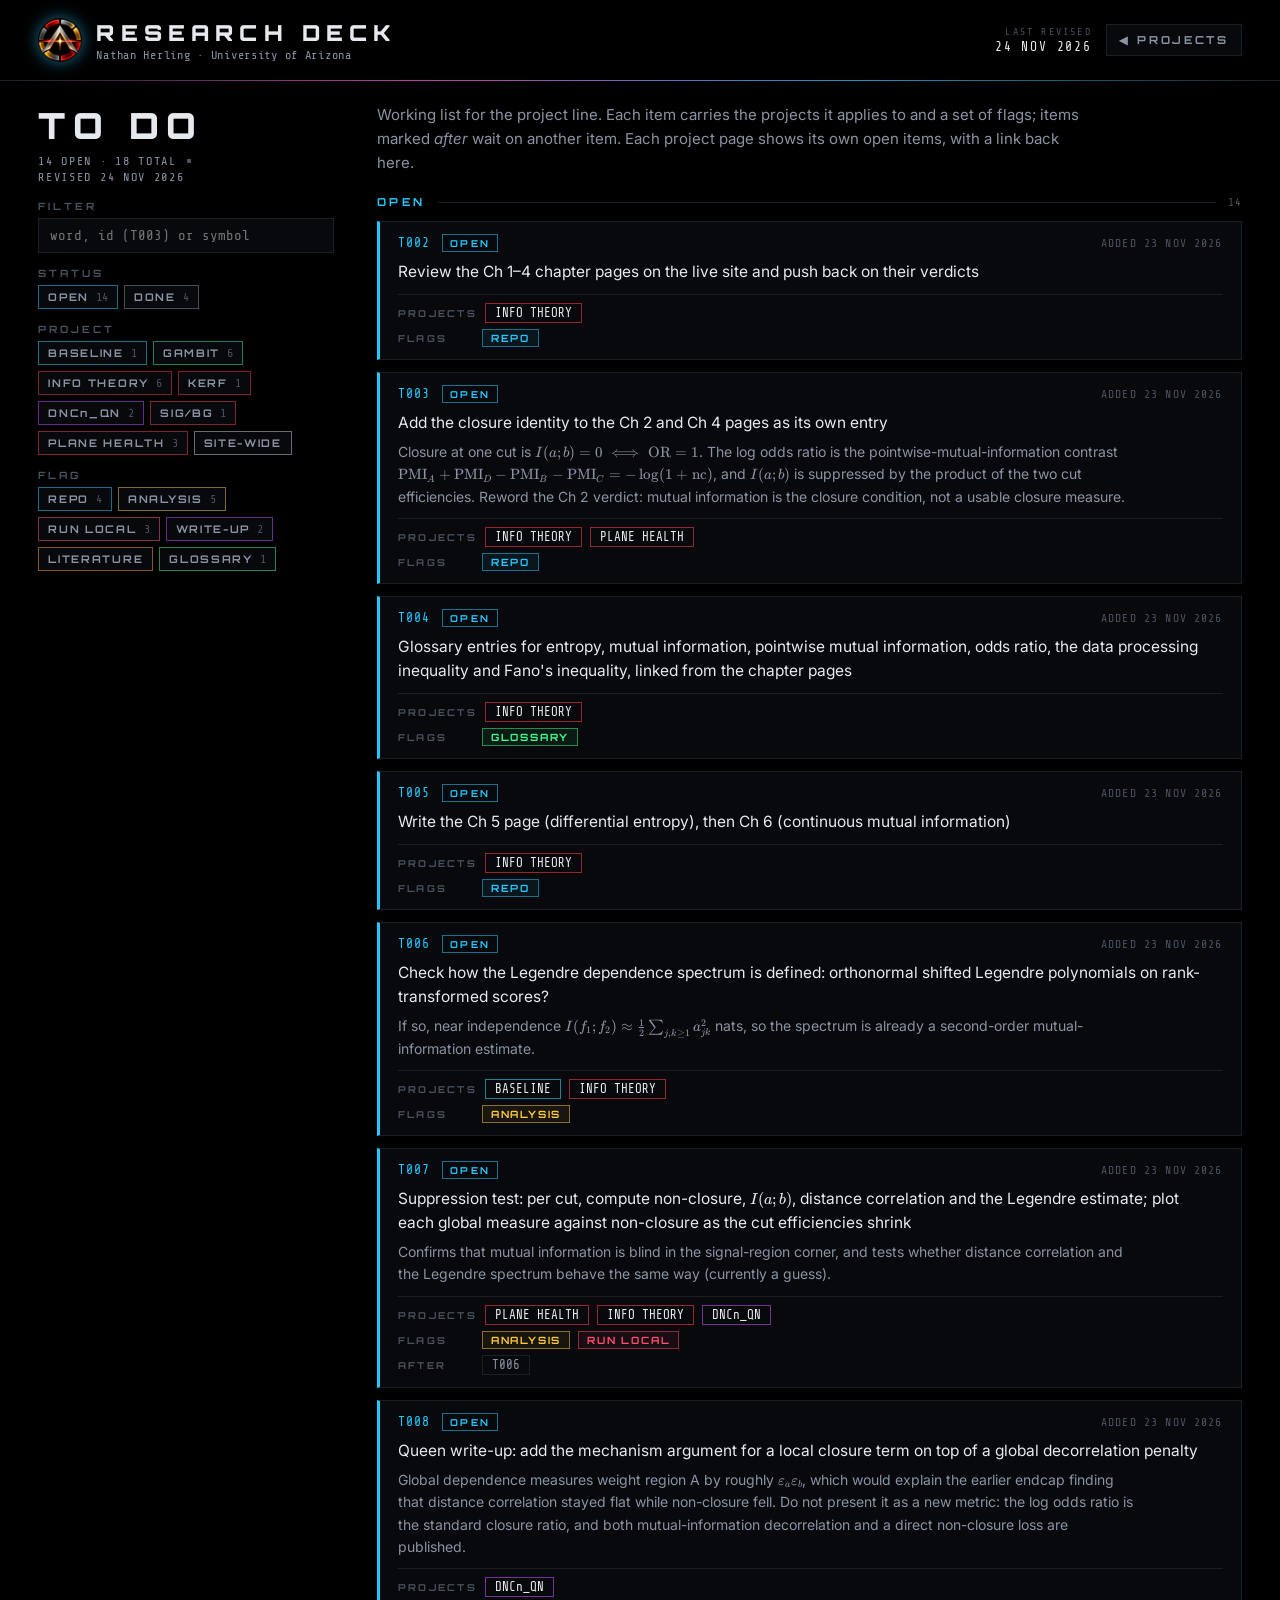
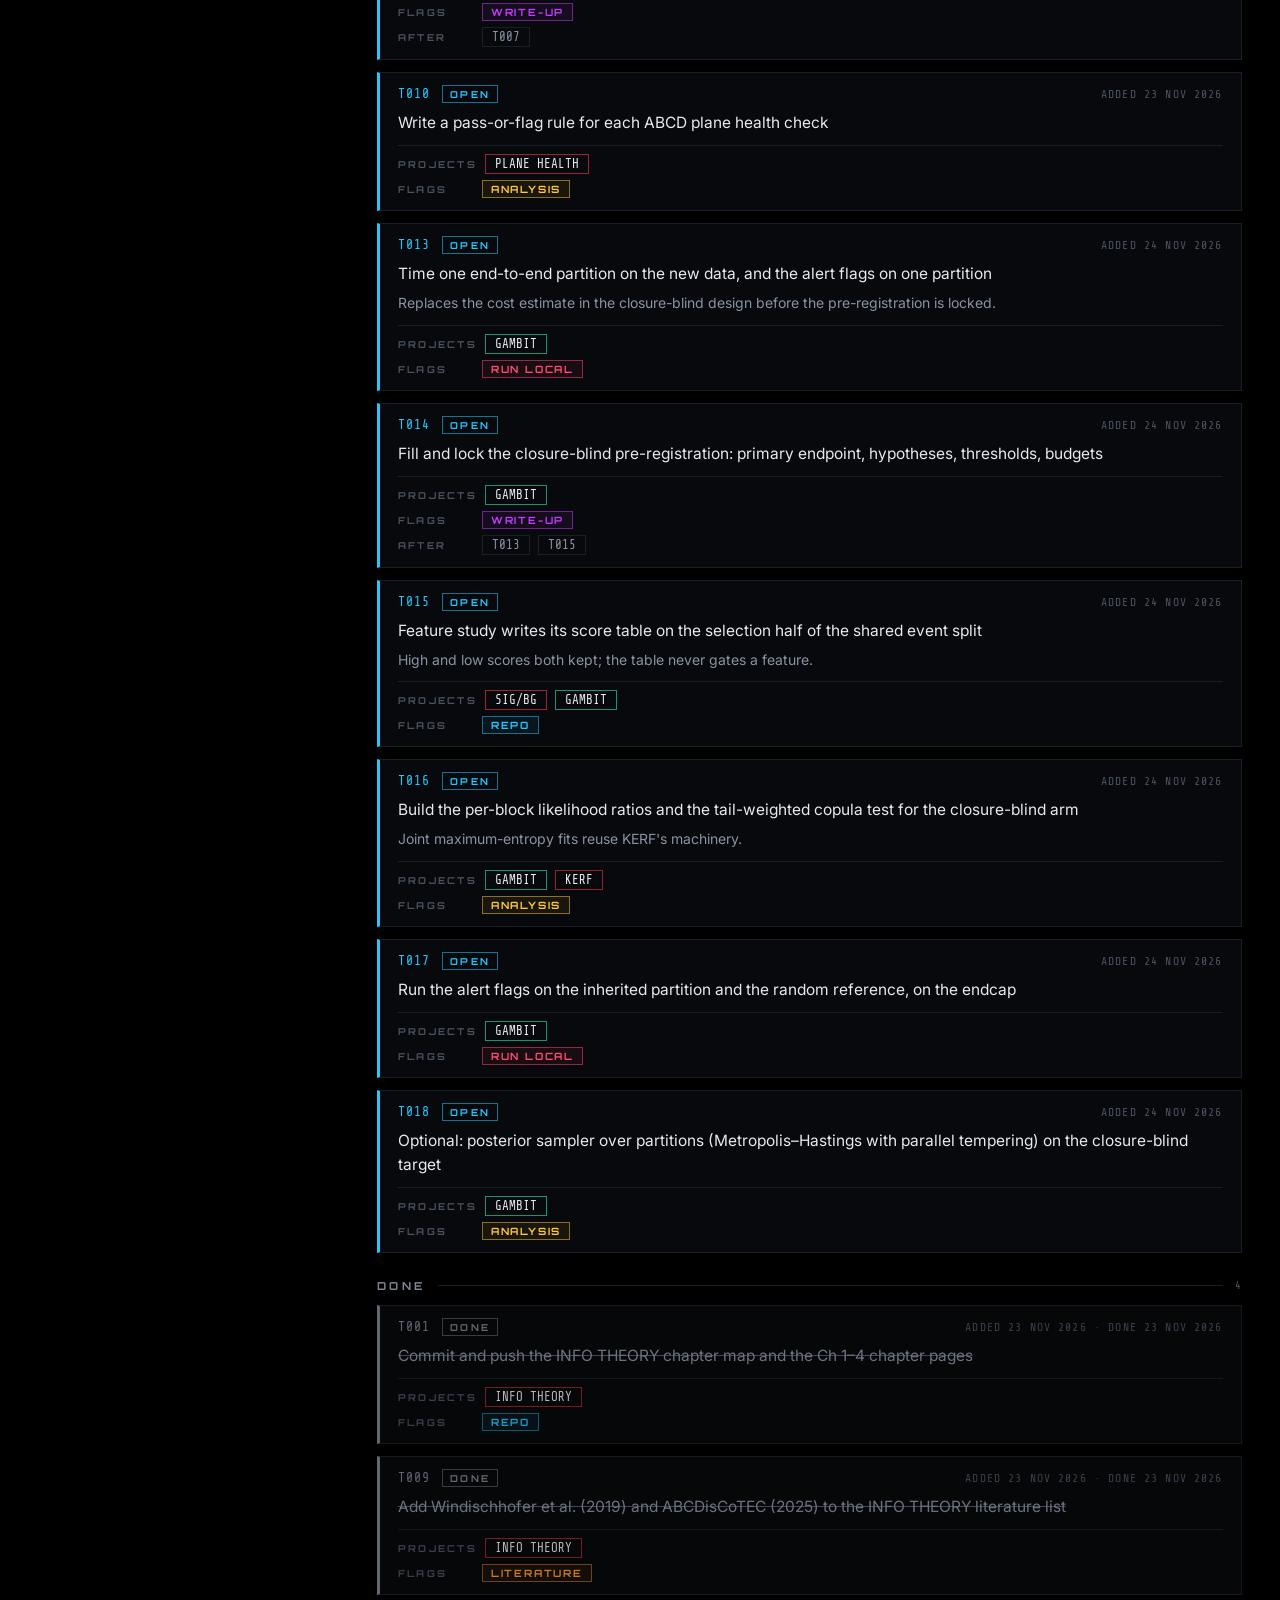
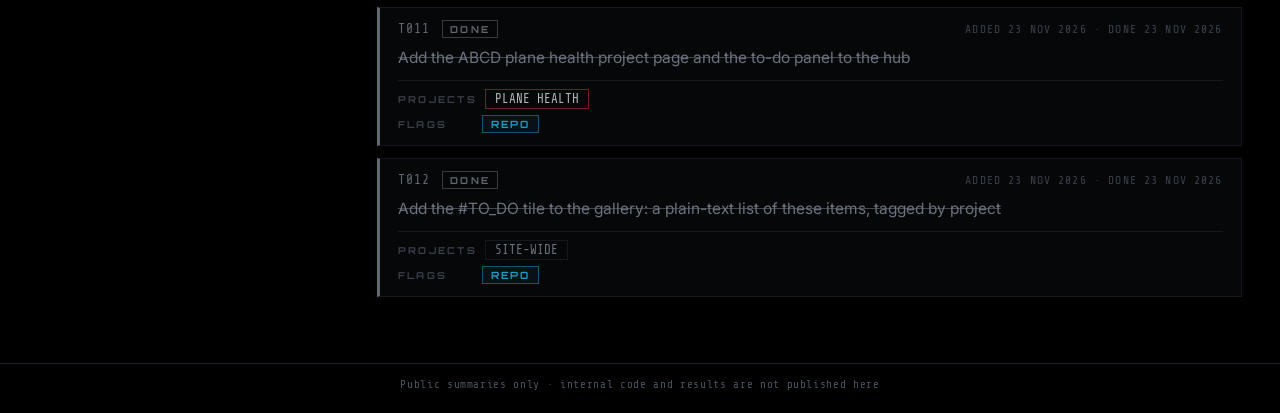
<file: todo.html>
<!doctype html>
<html lang="en">
<head>
<meta charset="utf-8">
<meta name="viewport" content="width=device-width, initial-scale=1">
<title>To Do · Research Deck</title>
<meta name="description" content="Working to-do list for the research projects, tagged by project and flag.">
<meta name="theme-color" content="#000000">
<link rel="icon" href="favicon.ico" sizes="any">
<link rel="icon" type="image/png" sizes="32x32" href="assets/icons/favicon-32.png">
<link rel="icon" type="image/png" sizes="16x16" href="assets/icons/favicon-16.png">
<link rel="apple-touch-icon" href="assets/icons/apple-touch-icon.png">
<link rel="manifest" href="site.webmanifest">
<link rel="preconnect" href="https://fonts.googleapis.com">
<link rel="preconnect" href="https://fonts.gstatic.com" crossorigin>
<link href="https://fonts.googleapis.com/css2?family=Orbitron:wght@500;700;900&family=Share+Tech+Mono&family=Inter:wght@400;500&display=swap" rel="stylesheet">
<link rel="stylesheet" href="assets/vendor/katex/katex.min.css">
<link rel="stylesheet" href="assets/css/deck.css?v=4501664887">
<link rel="stylesheet" href="assets/css/glossary.css?v=6f4d1c6e94">
<link rel="stylesheet" href="assets/css/todo.css?v=3c6551a5bc">
</head>
<body class="gloss-page todo-page">
<div class="grid-bg" aria-hidden="true"></div>

<header class="top">
  <a class="brand brand-link" href="index.html" title="Back to the research deck">
    <img class="brand-mark" src="assets/icons/mark-96.png" alt="" width="44" height="44">
    <div>
      <h1>RESEARCH&nbsp;DECK</h1>
      <p class="byline">Nathan Herling &middot; University of Arizona</p>
    </div>
  </a>
  <div class="top-right">
    <p class="revised" id="site-revised-wrap" hidden title="Newest revision date of any project page, the glossary or the to-do panel"><span class="rv-k">LAST REVISED</span><span class="rv-v" id="site-revised"></span></p>
    <a class="gloss-link" href="index.html" title="Back to the project gallery"><span aria-hidden="true">&#9664;</span><span>PROJECTS</span></a>
  </div>
</header>

<main class="gloss" id="todo">
  <aside class="g-side">
    <div class="g-title">
      <h2>TO DO</h2>
      <p class="g-sub"><span id="t-count"></span><span class="dot"></span><span id="t-revised"></span></p>
    </div>
    <label class="g-filter">
      <span class="g-filter-k">FILTER</span>
      <input id="t-q" type="search" placeholder="word, id (T003) or symbol" autocomplete="off" spellcheck="false">
    </label>
    <div class="t-facet"><p class="g-filter-k">STATUS</p><div class="t-chips" id="t-status"></div></div>
    <div class="t-facet"><p class="g-filter-k">PROJECT</p><div class="t-chips" id="t-projects"></div></div>
    <div class="t-facet"><p class="g-filter-k">FLAG</p><div class="t-chips" id="t-flags"></div></div>
    <button class="t-clear" id="t-clear" type="button" hidden>CLEAR FILTERS</button>
  </aside>

  <section class="g-body" aria-label="To-do items">
    <p class="g-intro">Working list for the project line. Each item carries the projects it applies to and a set of flags; items marked <em>after</em> wait on another item. Each project page shows its own open items, with a link back here.</p>
    <p class="g-empty" id="t-empty" hidden>No item matches these filters.</p>
    <div id="t-list"></div>
  </section>
</main>

<footer class="foot">
  <span></span>
  <p class="scope">Public summaries only &middot; internal code and results are not published here</p>
  <span></span>
</footer>

<button class="to-top" id="to-top" type="button" aria-label="Back to the top of the page" title="Back to top">
  <span class="tt-arrow" aria-hidden="true">&#9650;</span><span class="tt-label">TOP</span>
</button>

<noscript><p class="noscript">This page needs JavaScript to load the to-do list.</p></noscript>
<script src="assets/vendor/katex/katex.min.js"></script>
<script src="assets/vendor/katex/contrib/auto-render.min.js"></script>
<script src="assets/js/registry.js?v=4991c33c26"></script>
<script src="assets/js/todo.js?v=8a1fa2b430"></script>
</body>
</html>
</file>
<file: assets/css/deck.css>
/* research-deck -- TRON Ares, dark. Accent tokens are set per project by deck.js. */
:root {
  --bg: #000;
  --panel: #07090c;
  --line: #1a1f27;
  --text: #e6e9ee;
  --muted: #8a93a3;
  --dim: #4a5260;
  --a: #22c8ff;          /* project accent  */
  --a2: #ff9a2a;         /* project accent 2 */
  --a-soft: color-mix(in srgb, var(--a) 18%, transparent);
  --a-glow: color-mix(in srgb, var(--a) 55%, transparent);
  --f-display: "Orbitron", "Segoe UI", sans-serif;
  --f-mono: "Share Tech Mono", ui-monospace, monospace;
  --f-body: "Inter", system-ui, sans-serif;
  --gutter: clamp(16px, 3vw, 40px);
  --ease: cubic-bezier(.2, .7, .2, 1);
}
* { box-sizing: border-box; }
html, body { margin: 0; background: var(--bg); color: var(--text); }
body {
  font-family: var(--f-body);
  min-height: 100vh;
  display: flex; flex-direction: column;
  overflow-x: hidden;
  transition: --a .4s;
}
button { font: inherit; color: inherit; background: none; border: 0; cursor: pointer; }
img { display: block; max-width: 100%; height: auto; }

/* faint perspective grid, tinted by the active accent */
.grid-bg {
  position: fixed; inset: 0; z-index: -1; pointer-events: none;
  background:
    radial-gradient(ellipse 80% 60% at 50% 0%, var(--a-soft), transparent 70%),
    linear-gradient(to right, #0d1117 1px, transparent 1px) 0 0 / 48px 48px,
    linear-gradient(to bottom, #0d1117 1px, transparent 1px) 0 0 / 48px 48px;
  mask-image: radial-gradient(ellipse 90% 80% at 50% 30%, #000 30%, transparent 85%);
  transition: background .6s var(--ease);
}

/* ---------- header ---------- */
.top {                    /* brand only: the prev/next controls live in the gallery's feature panel */
  display: flex; align-items: center; gap: 16px;
  padding: 18px var(--gutter);
  border-bottom: 1px solid var(--line);
  position: relative;
}
.top::after {             /* accent underline sweep */
  content: ""; position: absolute; left: 0; bottom: -1px; height: 1px; width: 100%;
  background: linear-gradient(90deg, transparent, var(--a), var(--a2), transparent);
  opacity: .7; transition: background .5s;
}
.brand { display: flex; align-items: center; gap: 14px; }
.brand-mark {
  width: 44px; height: 44px; border-radius: 50%; flex: none;
  filter: drop-shadow(0 0 8px var(--a-glow));
  transition: filter .4s;
}
.brand h1 {
  margin: 0; font-family: var(--f-display); font-weight: 900;
  font-size: clamp(16px, 2vw, 22px); letter-spacing: .28em;
}
.byline { margin: 2px 0 0; font-family: var(--f-mono); font-size: 12px; color: var(--muted); letter-spacing: .06em; }
.deck-nav { display: flex; align-items: center; gap: 10px; }
.nav-btn {
  width: 38px; height: 38px; border: 1px solid var(--line); color: var(--muted);
  font-size: 12px; transition: border-color .2s, color .2s, box-shadow .2s;
}
.nav-btn:hover, .nav-btn:focus-visible { border-color: var(--a); color: var(--a); box-shadow: 0 0 12px var(--a-soft); outline: none; }
.counter { font-family: var(--f-mono); font-size: 15px; letter-spacing: .12em; min-width: 76px; text-align: center; white-space: nowrap; }

/* ---------- gallery of rogues ---------- */
.rogues { padding: 18px var(--gutter) 8px; }
.section-label, .q-head {
  display: flex; align-items: center; gap: 12px;
  font-family: var(--f-display); font-weight: 700; font-size: 11px; letter-spacing: .32em; color: var(--muted);
  margin: 0 0 12px;
}
.section-label .rule, .q-head .rule { flex: 1; height: 1px; background: var(--line); }
.hint { font-family: var(--f-mono); font-weight: 400; letter-spacing: .08em; color: var(--dim); font-size: 11px; }

/* deck = compact tile grid (left) over the selected project's info bar; the selected tile, large, on the right */
.rogue-deck {
  display: grid; grid-template-columns: minmax(0, 1fr) clamp(300px, 33%, 470px);
  grid-template-areas: "grid shot" "info shot"; grid-template-rows: auto 1fr;
  column-gap: clamp(14px, 2vw, 28px); row-gap: 14px;
}
.rogue-grid {
  grid-area: grid;
  display: grid; grid-template-columns: repeat(auto-fill, minmax(112px, 1fr));
  gap: 14px 8px; align-content: start;
  padding: 4px 6px 10px; margin: -4px -6px 0;      /* room so the selection glow isn't clipped */
}
.rogue {
  position: relative; display: flex; flex-direction: column; gap: 5px; min-width: 0;
  padding: 0 0 6px; border: 1px solid var(--line); background: var(--panel);
  opacity: .58; filter: saturate(.7);
  transition: opacity .25s, filter .25s, border-color .25s, transform .25s var(--ease), box-shadow .25s;
}
.rogue img { aspect-ratio: 16 / 10; width: 100%; object-fit: cover; background: #000; }
.rogue .r-name {
  display: flex; align-items: center; justify-content: space-between; gap: 6px; min-width: 0;
  padding: 0 8px; font-family: var(--f-mono); font-size: 11px; letter-spacing: .08em; color: var(--muted);
}
.rogue .r-name > span:first-child { overflow: hidden; text-overflow: ellipsis; white-space: nowrap; }
.rogue .r-dot { width: 7px; height: 7px; border-radius: 50%; background: var(--dim); flex: none; }
.rogue:hover, .rogue:focus-visible { opacity: .9; filter: none; outline: none; border-color: var(--rc); }
.rogue[aria-current="true"] {
  opacity: 1; filter: none; border-color: var(--rc);
  box-shadow: 0 0 0 1px var(--rc), 0 0 22px color-mix(in srgb, var(--rc) 40%, transparent);
  transform: translateY(-2px);
}
.rogue[aria-current="true"] .r-name { color: var(--text); }
/* selection: glowing underline bar that overflows the card edges */
.rogue::after {
  content: ""; position: absolute; left: -4px; right: -4px; bottom: -9px; height: 3px; border-radius: 3px;
  background: linear-gradient(90deg, transparent 0%, var(--rc) 14%,
              color-mix(in srgb, var(--rc) 55%, #fff) 50%, var(--rc) 86%, transparent 100%);
  box-shadow: 0 0 6px var(--rc), 0 0 14px var(--rc), 0 0 28px color-mix(in srgb, var(--rc) 65%, transparent);
  transform: scaleX(0); opacity: 0; pointer-events: none;
  transition: transform .35s var(--ease), opacity .25s;
}
.rogue[aria-current="true"]::after { transform: scaleX(1); opacity: 1; animation: barglow 2.6s ease-in-out infinite; }
@keyframes barglow {
  50% { box-shadow: 0 0 4px var(--rc), 0 0 9px var(--rc), 0 0 18px color-mix(in srgb, var(--rc) 45%, transparent); }
}

/* tile access lights: WEB = public site, REPO = private repo, DECK = presentations.
   Small tiles show the lights only, stacked down the left edge (top to bottom: WEB, REPO, DECK);
   the feature panel shows them labelled. */
.r-access {
  position: absolute; top: 5px; left: 5px; display: flex; flex-direction: column; gap: 3px; pointer-events: none;
}
.r-led {
  display: flex; align-items: center; gap: 4px; padding: 2px 5px;
  background: rgba(0, 0, 0, .78); border: 1px solid var(--line);
  font-family: var(--f-mono); font-size: 9px; letter-spacing: .12em; color: var(--dim);
}
.r-led i, .acc .led { width: 6px; height: 6px; border-radius: 50%; background: #262c34; flex: none; }
.r-led.on { color: #39ff8f; border-color: color-mix(in srgb, #39ff8f 40%, var(--line)); }
.r-led.on i, .acc.on .led { background: #39ff8f; box-shadow: 0 0 5px #39ff8f, 0 0 11px #39ff8f; animation: ledblink 1.4s ease-in-out infinite; }
@keyframes ledblink { 0%, 45% { opacity: 1; } 70%, 85% { opacity: .18; } 100% { opacity: 1; } }
.rogue .r-led { padding: 3px; font-size: 0; gap: 0; }
.rogue .r-led i { width: 5px; height: 5px; }

/* ---------- feature: the selected tile, large (right) + its info bar (left, under the grid) ---------- */
.f-shot {
  grid-area: shot; align-self: start;
  position: relative; display: block; width: 100%; padding: 0; background: #000; overflow: hidden;
  border: 1px solid color-mix(in srgb, var(--a) 45%, var(--line));
  box-shadow: 0 0 0 1px color-mix(in srgb, var(--a) 18%, transparent), 0 0 26px var(--a-soft);
  transition: border-color .4s, box-shadow .4s;
}
.f-shot img { width: 100%; aspect-ratio: 16 / 10; object-fit: contain; transition: opacity .18s var(--ease), transform .35s var(--ease); }
.f-shot.swap img { opacity: 0; transform: scale(.985); }
.f-shot .corner { width: 14px; height: 14px; }
.f-shot:hover, .f-shot:focus-visible { outline: none; box-shadow: 0 0 0 1px var(--a), 0 0 30px var(--a-glow); }
.feature {
  grid-area: info; align-self: end; min-width: 0;
  display: flex; align-items: center; gap: 18px;
  padding: 12px 14px; border: 1px solid var(--line); border-left: 3px solid var(--a); background: var(--panel);
}
.f-body { flex: 1; display: grid; gap: 3px; min-width: 0; }
.f-kicker { margin: 0; display: flex; align-items: center; gap: 8px; font-family: var(--f-mono); font-size: 11px; letter-spacing: .14em; color: var(--muted); }
.f-kicker .dot { width: 3px; height: 3px; background: var(--dim); }
.f-head { display: flex; align-items: baseline; gap: 12px; min-width: 0; }
.f-name { margin: 0; flex: none; font-family: var(--f-display); font-weight: 900; font-size: 20px; letter-spacing: .16em; color: var(--text); text-shadow: 0 0 18px var(--a-soft); }
.f-exp { margin: 0; min-width: 0; font-family: var(--f-display); font-weight: 500; font-size: 12px; letter-spacing: .05em; line-height: 1.4; color: var(--a); overflow: hidden; text-overflow: ellipsis; white-space: nowrap; }
.f-leds { display: flex; gap: 6px; margin-top: 3px; }
.feature .deck-nav { flex: none; flex-wrap: wrap; justify-content: flex-end; }
.feature .deck-nav .hint { flex-basis: 100%; text-align: right; }

/* status colours */
.st-active   { --sc: #2fe08a; }
.st-planning { --sc: #f0a52a; }
.st-paused   { --sc: #8a93a3; }
.st-complete { --sc: #22c8ff; }
.rogue .r-dot { background: var(--sc); box-shadow: 0 0 6px var(--sc); }

/* ---------- stage ---------- */
.stage {
  flex: 1;
  /* left column = logo + page map; it is 80% of its former width (was 1.05fr : 1fr) */
  display: grid; grid-template-columns: minmax(0, .7fr) minmax(0, 1fr);
  grid-template-areas: "left dossier" "lower lower";
  column-gap: clamp(20px, 3vw, 48px); row-gap: 28px; align-items: start;
  padding: 22px var(--gutter) 28px;
  transition: opacity .18s var(--ease), transform .18s var(--ease);
}
.stage.out { opacity: 0; transform: translateY(6px); }

.leftcol { grid-area: left; display: flex; flex-direction: column; gap: 22px; min-width: 0; position: static; }
.hero {
  position: relative; top: auto;            /* locked: never sticky */
  margin: 0; background: #000;
  border: 1px solid var(--line); overflow: hidden;
}
.dossier { grid-area: dossier; }
.lower { grid-area: lower; }

/* ---------- page map (under the hero) ---------- */
.pagemap { position: static; }
.pagemap ol { list-style: none; margin: 0; padding: 0; display: grid; gap: 2px; }
.pm-link {
  width: 100%; display: grid; grid-template-columns: 34px 1fr auto; align-items: baseline; gap: 10px;
  padding: 8px 12px; text-align: left; border-left: 2px solid var(--line);
  font-family: var(--f-mono); font-size: 13px; letter-spacing: .1em; color: var(--muted);
  transition: color .15s, border-color .15s, background .15s;
}
.pm-link .pm-n { color: var(--dim); }
.pm-link .pm-c { color: var(--dim); font-size: 12px; }
.pm-link:hover, .pm-link:focus-visible { color: var(--text); border-left-color: var(--a); background: var(--panel); outline: none; }
.pm-link.on { color: var(--a); border-left-color: var(--a); background: var(--a-soft); }
.pm-link.on .pm-n { color: var(--a); }
.pm-sub .pm-link { grid-template-columns: 34px 1fr auto; padding: 4px 12px 4px 26px; font-size: 12px; letter-spacing: .06em; border-left-color: transparent; }
[id^="sec-"], .lit-group { scroll-margin-top: 16px; }
.hero img { width: 100%; aspect-ratio: 16 / 10; object-fit: contain; }
.corner { position: absolute; width: 18px; height: 18px; border: 2px solid var(--a); z-index: 2; transition: border-color .4s; }
.corner.tl { top: 8px; left: 8px; border-right: 0; border-bottom: 0; }
.corner.tr { top: 8px; right: 8px; border-left: 0; border-bottom: 0; }
.corner.bl { bottom: 8px; left: 8px; border-right: 0; border-top: 0; }
.corner.br { bottom: 8px; right: 8px; border-left: 0; border-top: 0; }
.scan {
  position: absolute; inset: 0; pointer-events: none;
  background: linear-gradient(to bottom, transparent 0%, var(--a-soft) 50%, transparent 100%) 0 -100% / 100% 40% no-repeat;
  animation: sweep 6s linear infinite;
}
@keyframes sweep { to { background-position: 0 250%; } }

.dossier { min-width: 0; }
.kicker {
  display: flex; align-items: center; gap: 10px; margin: 2px 0 10px;
  font-family: var(--f-mono); font-size: 13px; letter-spacing: .16em; color: var(--muted);
}
.kicker .dot { width: 4px; height: 4px; background: var(--dim); }
.status { color: var(--sc); }
.dossier h2 {
  margin: 0; font-family: var(--f-display); font-weight: 900;
  font-size: clamp(30px, 4.4vw, 58px); letter-spacing: .14em; line-height: 1.05;
  text-shadow: 0 0 24px var(--a-soft);
}
.dossier h2 .dot { color: var(--a); text-shadow: 0 0 14px var(--a-glow); letter-spacing: .06em; }
.expansion {
  margin: 12px 0 14px; font-family: var(--f-display); font-weight: 500;
  font-size: clamp(16px, 1.55vw, 22px); line-height: 1.4; letter-spacing: .06em;
  color: var(--a); transition: color .4s;
}
.expansion.acro { color: #c4cad4; }
.expansion .init {
  color: var(--a); font-weight: 900; font-size: 1.22em;
  text-shadow: 0 0 12px var(--a-glow);
}
.tagline {
  margin: 0 0 20px; font-family: var(--f-mono); font-size: 13px; letter-spacing: .14em;
  color: var(--a2); text-transform: uppercase;
}
.access { display: flex; flex-wrap: wrap; gap: 8px; margin: 0 0 22px; }
.acc {
  display: inline-flex; align-items: center; gap: 9px; padding: 6px 12px;
  border: 1px solid var(--line); background: var(--panel);
  font-family: var(--f-mono); font-size: 12px; letter-spacing: .1em; color: var(--dim);
  text-decoration: none; max-width: 100%;
}
.acc .led { width: 8px; height: 8px; }
.acc-k { font-family: var(--f-display); font-weight: 700; font-size: 11px; letter-spacing: .18em; }
.acc-v { overflow: hidden; text-overflow: ellipsis; white-space: nowrap; min-width: 0; }
.acc.on { color: var(--text); border-color: color-mix(in srgb, #39ff8f 45%, var(--line)); }
.acc.on .acc-k { color: #39ff8f; }
.acc.on:hover, .acc.on:focus-visible {
  outline: none; border-color: #39ff8f; background: color-mix(in srgb, #39ff8f 9%, var(--panel));
  box-shadow: 0 0 14px color-mix(in srgb, #39ff8f 30%, transparent);
}

/* ---------- caveat banner (top of dossier) ---------- */
.caveat {
  margin: 0 0 18px; padding: 12px 16px; max-width: 72ch;
  border: 1px solid #f0a52a; border-left-width: 4px;
  background: color-mix(in srgb, #f0a52a 9%, transparent);
}
.cv-head { margin: 0 0 6px; display: flex; gap: 12px; align-items: baseline; font-family: var(--f-mono); letter-spacing: .14em; }
.cv-tag { font-family: var(--f-display); font-weight: 900; font-size: 13px; color: #f0a52a; }
.cv-date { font-size: 12px; color: var(--muted); }
.cv-text { margin: 0; font-size: 14px; line-height: 1.55; color: var(--text); }

/* ---------- inline citations ---------- */
.cite { font-family: var(--f-mono); font-size: .8em; font-weight: 700; color: var(--muted); white-space: nowrap; line-height: 0; }
.cite-n { padding: 0 1px; color: var(--a); font: inherit; border-bottom: 1px dotted var(--a-soft); }
.cite-n:hover, .cite-n:focus-visible { color: var(--text); border-bottom-color: var(--a); outline: none; }
.ref-n { font-family: var(--f-mono); font-size: 12px; color: var(--a); }
.lit-list li { scroll-margin: 80px; transition: background .6s; }
.lit-list li.flash { animation: refflash 1.6s ease-out; }
@keyframes refflash { 0% { background: var(--a-soft); } 100% { background: transparent; } }

/* ---------- program components ---------- */
.program { list-style: none; margin: 0 0 24px; padding: 0; display: grid; gap: 10px; max-width: 72ch; }
.prog { border: 1px solid var(--line); border-left: 3px solid var(--a); background: var(--panel); padding: 14px 16px; scroll-margin-top: 16px; }
.prog.st-next { border-left-color: var(--dim); }
.prog-head { display: flex; align-items: baseline; gap: 12px; }
.prog-n { font-family: var(--f-mono); font-size: 12px; color: var(--dim); }
.prog-name { font-family: var(--f-display); font-weight: 900; font-size: 17px; letter-spacing: .1em; color: var(--text); }
.prog-state { margin-left: auto; font-family: var(--f-mono); font-size: 11px; letter-spacing: .12em; padding: 2px 8px; border: 1px solid var(--line); color: var(--muted); }
.prog.st-active .prog-state { color: var(--a2); border-color: var(--a2); }
.prog.st-done .prog-state { color: #2fe08a; border-color: #2fe08a; }
.prog-desc { margin: 3px 0 0 32px; font-family: var(--f-display); font-weight: 500; font-size: 13px; letter-spacing: .06em; color: var(--muted); }
.prog-sub { margin: 4px 0 8px 32px; font-family: var(--f-mono); font-size: 13px; color: var(--a); letter-spacing: .04em; }
.prog-sum { margin: 0 0 0 32px; font-size: 14px; line-height: 1.55; color: var(--text); }
.prog-items { margin: 10px 0 0 32px; display: grid; grid-template-columns: max-content 1fr; gap: 6px 14px; font-size: 13px; }
.prog-items dt { font-family: var(--f-mono); color: var(--a2); white-space: nowrap; }
.prog-items dd { margin: 0; color: var(--muted); line-height: 1.45; }

.prog.flash { animation: progflash 1.6s ease-out; }
@keyframes progflash { 0% { background: var(--a-soft); box-shadow: 0 0 0 1px var(--a); } 100% { background: var(--panel); box-shadow: none; } }

/* ---------- sub-project strip (under the intro): one line each, jump links ---------- */
.subs-wrap { margin: 0 0 26px; max-width: 72ch; }
.subs { display: grid; grid-template-columns: repeat(auto-fill, minmax(190px, 1fr)); gap: 8px; }
.sub {
  display: flex; flex-direction: column; gap: 4px; min-width: 0; text-align: left;
  padding: 10px 12px; border: 1px solid var(--line); border-left: 3px solid var(--a); background: var(--panel);
  transition: border-color .15s, background .15s, box-shadow .15s;
}
.sub.st-next { border-left-color: var(--dim); }
.sub:hover, .sub:focus-visible {
  outline: none; border-color: var(--a); background: color-mix(in srgb, var(--a) 7%, var(--panel));
  box-shadow: 0 0 14px var(--a-soft);
}
.sub-top { display: flex; align-items: center; gap: 7px; font-family: var(--f-mono); font-size: 11px; letter-spacing: .1em; color: var(--dim); }
.sub-led { width: 6px; height: 6px; border-radius: 50%; background: #262c34; flex: none; }
.sub.st-done .sub-led { background: #2fe08a; box-shadow: 0 0 5px #2fe08a; }
.sub.st-active .sub-led { background: var(--a2); box-shadow: 0 0 6px var(--a2); animation: ledblink 1.4s ease-in-out infinite; }
.sub-state { margin-left: auto; }
.sub.st-done .sub-state { color: #2fe08a; }
.sub.st-active .sub-state { color: var(--a2); }
.sub-name { font-family: var(--f-display); font-weight: 900; font-size: 14px; letter-spacing: .12em; color: var(--text); overflow-wrap: anywhere; }
.sub-syn { font-size: 13px; line-height: 1.45; color: var(--muted); }

/* ---------- back to top (floating, every project page) ---------- */
.to-top {
  position: fixed; right: clamp(12px, 2vw, 28px); bottom: clamp(12px, 2vw, 28px); z-index: 20;
  display: flex; flex-direction: column; align-items: center; justify-content: center; gap: 2px;
  width: 52px; height: 52px; background: rgba(0, 0, 0, .82);
  border: 1px solid color-mix(in srgb, var(--a) 60%, var(--line)); color: var(--a);
  box-shadow: 0 0 14px var(--a-soft);
  opacity: 0; transform: translateY(10px); pointer-events: none;
  transition: opacity .2s, transform .2s var(--ease), border-color .2s, box-shadow .2s, color .4s;
}
.to-top.show { opacity: 1; transform: none; pointer-events: auto; }
.to-top:hover, .to-top:focus-visible { outline: none; border-color: var(--a); box-shadow: 0 0 0 1px var(--a), 0 0 22px var(--a-glow); }
.tt-arrow { font-size: 13px; line-height: 1; }
.tt-label { font-family: var(--f-display); font-weight: 700; font-size: 9px; letter-spacing: .22em; padding-left: .22em; }

/* ---------- current results ---------- */
.results { list-style: none; margin: 0 0 24px; padding: 0; counter-reset: r; display: grid; gap: 8px; max-width: 72ch; }
.res { counter-increment: r; position: relative; padding: 12px 14px 12px 52px; border: 1px solid var(--line); background: var(--panel); }
.res::before { content: "R" counter(r); position: absolute; left: 14px; top: 12px; font-family: var(--f-display); font-weight: 700; font-size: 13px; color: #2fe08a; }
.res-t { margin: 0 0 4px; font-family: var(--f-display); font-weight: 700; font-size: 14px; letter-spacing: .06em; }
.res-b { margin: 0; font-size: 14px; line-height: 1.55; color: var(--muted); }

/* ---------- cross-project links ---------- */
.xlinks { display: grid; gap: 10px; margin: 0 0 24px; max-width: 72ch; }
.xlink { display: grid; grid-template-columns: 160px 1fr; gap: 16px; align-items: center; padding: 12px; border: 1px solid color-mix(in srgb, var(--xc) 45%, var(--line)); background: var(--panel); }
.xlink img { width: 160px; height: 100px; object-fit: cover; background: #000; border: 1px solid var(--line); }
.xl-kicker { margin: 0 0 6px; font-family: var(--f-mono); font-size: 12px; letter-spacing: .12em; color: var(--xc); }
.xl-text { margin: 0 0 10px; font-size: 14px; line-height: 1.5; }
.xl-go { font-family: var(--f-display); font-weight: 700; font-size: 12px; letter-spacing: .16em; padding: 7px 12px; border: 1px solid var(--xc); color: var(--xc); transition: background .15s, color .15s; }
.xl-go:hover, .xl-go:focus-visible { background: var(--xc); color: #000; outline: none; }
.intro {
  margin: 0 0 26px; font-size: clamp(15px, 1.15vw, 17px); line-height: 1.68; color: var(--text);
  max-width: 68ch; padding-left: 16px; border-left: 2px solid var(--a);
  transition: border-color .4s;
}
.questions { list-style: none; margin: 0 0 22px; padding: 0; counter-reset: q; display: grid; gap: 10px; }
.questions li {
  counter-increment: q; position: relative;
  padding: 12px 14px 12px 56px; background: var(--panel); border: 1px solid var(--line);
  font-size: clamp(14px, 1.05vw, 16px); line-height: 1.5; max-width: 72ch;
  transition: border-color .2s;
}
.questions li:hover { border-color: color-mix(in srgb, var(--a) 50%, var(--line)); }
.questions li::before {
  content: "Q" counter(q); position: absolute; left: 14px; top: 12px;
  font-family: var(--f-display); font-weight: 700; font-size: 13px; letter-spacing: .08em; color: var(--a2);
}
.meta { margin: 0; font-family: var(--f-mono); font-size: 13px; color: var(--muted); letter-spacing: .06em; }
.meta a { color: var(--a); text-decoration: none; border-bottom: 1px solid var(--a-soft); }
.meta a:hover { border-bottom-color: var(--a); }
.meta .tag { display: inline-block; padding: 2px 8px; border: 1px solid var(--line); margin-right: 8px; }

/* ---------- open items ---------- */
.open-items { list-style: none; margin: 0 0 22px; padding: 0; display: grid; gap: 8px; max-width: 72ch; }
.open-items li {
  display: grid; grid-template-columns: 116px 1fr; gap: 12px; align-items: baseline;
  padding: 10px 12px; border-left: 2px solid var(--kc); background: var(--panel);
  font-size: 14px; line-height: 1.5;
}
.open-items .kind { font-family: var(--f-mono); font-size: 11px; letter-spacing: .1em; color: var(--kc); }
.k-question { --kc: var(--a); }

/* ---------- to do (this project's unfinished items from todo/todo.json) ---------- */
.sec-todo .q-head .todo-all {
  margin-left: 4px; font-family: var(--f-mono); font-size: 11.5px; letter-spacing: .12em; color: #ff4fd8;
  text-decoration: none; white-space: nowrap;
}
.sec-todo .q-head .todo-all:hover, .sec-todo .q-head .todo-all:focus-visible { text-decoration: underline; outline: none; }
.todo-items { list-style: none; margin: 0 0 22px; padding: 0; display: grid; gap: 8px; max-width: 72ch; }
.todo-items li {
  display: grid; grid-template-columns: 116px 1fr auto; gap: 12px; align-items: baseline;
  padding: 10px 12px; border-left: 2px solid var(--tc); background: var(--panel); font-size: 14px; line-height: 1.5;
}
.todo-items .td-tag { font-family: var(--f-mono); font-size: 11px; letter-spacing: .1em; color: var(--tc); }
.todo-items .td-id { font-family: var(--f-mono); font-size: 12px; color: var(--dim); text-decoration: none; }
.todo-items .td-id:hover, .todo-items .td-id:focus-visible { color: #ff4fd8; outline: none; }
.td-active  { --tc: #39ff8f; }
.td-open    { --tc: #22c8ff; }
.td-blocked { --tc: #ff4d6d; }
.k-lesson   { --kc: #f0a52a; }
.k-gap      { --kc: #ff4d6d; }

/* ---------- lower deck: progress + literature ---------- */
.lower {
  display: grid; grid-template-columns: minmax(0, 1fr) minmax(0, 1.6fr);
  gap: clamp(20px, 3vw, 48px);
  padding-top: 18px; border-top: 1px solid var(--line);
}
.count { font-family: var(--f-mono); font-weight: 400; letter-spacing: .08em; color: var(--dim); }

.timeline { list-style: none; margin: 0; padding: 0 0 0 4px; position: relative; }
.timeline::before {                      /* rail */
  content: ""; position: absolute; left: 9px; top: 8px; bottom: 8px; width: 1px;
  background: linear-gradient(to bottom, var(--a) 0%, var(--line) 100%);
}
.timeline li { position: relative; padding: 0 0 16px 30px; }
.timeline li::before {                   /* node */
  content: ""; position: absolute; left: 0; top: 3px; width: 11px; height: 11px;
  border: 2px solid var(--a); background: var(--a); transform: rotate(45deg);
}
.timeline .tl-date { display: block; font-family: var(--f-mono); font-size: 12px; letter-spacing: .1em; color: var(--muted); }
.timeline .tl-label { font-size: 14px; line-height: 1.45; }
.timeline li.st-done .tl-label { color: var(--muted); }
.timeline li.st-active::before { background: var(--a2); border-color: var(--a2); box-shadow: 0 0 10px var(--a2); animation: pulse 2s ease-in-out infinite; }
.timeline li.st-active .tl-label { color: var(--text); }
.timeline li.st-next::before { background: var(--bg); border-color: var(--dim); }
.timeline li.st-next .tl-date { color: var(--a2); }
.timeline li.st-next .tl-label { color: var(--text); }
@keyframes pulse { 50% { box-shadow: 0 0 2px var(--a2); } }

.lit-group { border: 1px solid var(--line); background: var(--panel); margin: 0 0 8px; }
.lit-group summary {
  cursor: pointer; list-style: none; display: flex; justify-content: space-between; gap: 10px;
  padding: 10px 14px; font-family: var(--f-mono); font-size: 13px; letter-spacing: .08em; color: var(--text);
}
.lit-group summary::-webkit-details-marker { display: none; }
.lit-group summary::before { content: "+"; color: var(--a); width: 12px; flex: none; }
.lit-group[open] summary::before { content: "\2212"; }
.lit-group summary .g-name { flex: 1; }
.lit-group summary .g-n { color: var(--dim); }
.lit-group summary:hover, .lit-group summary:focus-visible { color: var(--a); outline: none; }
.lit-list { list-style: none; margin: 0; padding: 0 14px 6px 36px; }
.lit-list li { padding: 8px 0; border-top: 1px solid var(--line); font-size: 14px; line-height: 1.45; }
.lit-list .ref-auth { color: var(--muted); }
.lit-list a { color: var(--text); text-decoration: none; border-bottom: 1px solid var(--a-soft); }
.lit-list a:hover, .lit-list a:focus-visible { color: var(--a); border-bottom-color: var(--a); outline: none; }
.lit-list .ref-venue { font-family: var(--f-mono); font-size: 12px; color: var(--dim); }
.lit-list .ref-why { display: block; margin-top: 3px; font-size: 13px; color: var(--muted); }
.lit-empty { font-family: var(--f-mono); font-size: 13px; color: var(--dim); }

/* ---------- footer ---------- */
.foot {
  display: grid; grid-template-columns: 1fr auto 1fr; align-items: center; gap: 12px;
  padding: 14px var(--gutter) 22px; border-top: 1px solid var(--line);
}
.neighbor { display: flex; flex-direction: column; gap: 2px; text-align: left; padding: 6px 0; justify-self: start; }
.neighbor.right { text-align: right; justify-self: end; }
.nb-dir { font-family: var(--f-mono); font-size: 11px; letter-spacing: .14em; color: var(--dim); }
.nb-name { font-family: var(--f-display); font-weight: 700; font-size: 14px; letter-spacing: .16em; color: var(--muted); transition: color .2s; }
.neighbor:hover .nb-name, .neighbor:focus-visible .nb-name { color: var(--a); }
.neighbor:focus-visible { outline: none; }
.scope { margin: 0; font-family: var(--f-mono); font-size: 11px; color: var(--dim); text-align: center; letter-spacing: .06em; }
.noscript { padding: var(--gutter); font-family: var(--f-mono); }

/* ---------- sub-page mode: #<project>/<sub-project> with a 'page' ---------- */
body.sub-mode .rogues { display: none; }
.home-bar[hidden] { display: none; }
.home-bar {
  display: flex; align-items: center; gap: clamp(16px, 3vw, 36px); flex-wrap: wrap;
  padding: 20px var(--gutter); border-bottom: 1px solid var(--line);
  background: linear-gradient(90deg, var(--a-soft), transparent 60%);
}
.home-btn {
  display: inline-flex; align-items: center; gap: 16px; text-decoration: none;
  padding: 16px 34px; border: 2px solid var(--a); background: var(--panel); color: var(--a);
  font-family: var(--f-display); font-weight: 900; font-size: clamp(20px, 2.4vw, 30px); letter-spacing: .3em;
  box-shadow: 0 0 18px var(--a-soft); transition: background .2s, box-shadow .2s, color .2s;
}
.home-btn .hb-arrow { font-size: .7em; letter-spacing: 0; }
.home-btn:hover, .home-btn:focus-visible {
  outline: none; color: #000; background: var(--a); box-shadow: 0 0 26px var(--a-glow);
}
.crumb { margin: 0; display: flex; align-items: baseline; gap: 14px; font-family: var(--f-display); font-weight: 900; letter-spacing: .2em; }
.cr-proj { font-size: clamp(16px, 1.8vw, 22px); color: var(--muted); }
.cr-sep { font-size: clamp(18px, 2vw, 26px); color: var(--dim); font-weight: 500; }
.cr-sub { font-size: clamp(18px, 2.2vw, 28px); color: var(--a2); text-shadow: 0 0 14px color-mix(in srgb, var(--a2) 40%, transparent); }

.subpage[hidden], .dossier[hidden] { display: none; }
.subpage { scroll-margin-top: 16px; }
.subpage [id^="sp-sec-"], .sp-figure { scroll-margin-top: 16px; }
.sp-st-done { color: #2fe08a; }
.sp-st-active { color: var(--a2); }
.sp-st-next { color: var(--muted); }
.sp-figure { margin: 0 0 28px; border: 1px solid var(--line); background: var(--panel); padding: 10px; }
.sp-figure[hidden] { display: none; }
.sp-svg { overflow-x: auto; }
.sp-svg svg { display: block; width: 100%; min-width: 760px; height: auto; }
.sp-figure figcaption { margin: 8px 4px 2px; font-size: 13px; line-height: 1.5; color: var(--muted); }
.sp-text { margin: 0 0 22px; max-width: 72ch; font-size: 15px; line-height: 1.65; color: var(--text); }
.sp-items, .sp-outputs { margin: 0 0 22px; max-width: 80ch; }
.sp-note { margin: -8px 0 22px; font-family: var(--f-mono); font-size: 12px; color: var(--dim); letter-spacing: .04em; }
#sp-timeline { margin-bottom: 8px; }

/* sub-project cards and program entries that open a sub-page */
.sub.has-page { border-left-color: var(--a2); }
.sub-open { margin-top: 2px; font-family: var(--f-mono); font-size: 11px; letter-spacing: .14em; color: var(--a2); }
.prog-open {
  display: inline-block; margin: 12px 0 0 32px; padding: 6px 12px; text-decoration: none;
  border: 1px solid var(--a2); color: var(--a2);
  font-family: var(--f-display); font-weight: 700; font-size: 11px; letter-spacing: .18em;
  transition: background .2s, color .2s;
}
.prog-open:hover, .prog-open:focus-visible { outline: none; background: var(--a2); color: #000; }

@media (max-width: 600px) {
  .home-btn { padding: 12px 22px; }
  .prog-open { margin-left: 0; }
}


/* sub-page downloads, under the page map */
.sp-dl[hidden] { display: none; }
.sp-dl { --lc: var(--a2); }
.sp-dl-list { display: grid; gap: 10px; }
.dl-btn {
  display: grid; grid-template-columns: 26px 1fr; column-gap: 12px; align-items: center;
  padding: 12px 16px; text-decoration: none; color: var(--lc);
  border: 1px solid var(--lc); background: color-mix(in srgb, var(--lc) 7%, var(--panel));
  box-shadow: 0 0 10px color-mix(in srgb, var(--lc) 35%, transparent), inset 0 0 10px color-mix(in srgb, var(--lc) 12%, transparent);
  transition: background .2s, color .2s, box-shadow .2s;
}
.dl-ico { grid-row: span 2; font-size: 22px; line-height: 1; text-align: center; }
.dl-name { font-family: var(--f-mono); font-size: 15px; letter-spacing: .04em; }
.dl-det { grid-column: 2; font-size: 12px; color: var(--muted); }
.dl-btn:hover, .dl-btn:focus-visible {
  outline: none; background: var(--lc); color: #000;
  box-shadow: 0 0 16px var(--lc), 0 0 34px color-mix(in srgb, var(--lc) 40%, transparent);
}
.dl-btn:hover .dl-det, .dl-btn:focus-visible .dl-det { color: #000; }
.sp-dl-note { margin: 10px 0 0; font-family: var(--f-mono); font-size: 11px; line-height: 1.5; color: var(--dim); letter-spacing: .04em; }

/* ---------- responsive ---------- */
@media (max-width: 960px) {
  .stage { grid-template-columns: 1fr; grid-template-areas: "left" "dossier" "lower"; }
  .hero { width: 80%; margin: 0 auto; }
  .hint { display: none; }
  .lower { grid-template-columns: 1fr; }
  /* stacked: info bar, then the grid; the hero right below already shows the large logo */
  .rogue-deck { grid-template-columns: 1fr; grid-template-areas: "info" "grid"; grid-template-rows: auto; }
  .f-shot { display: none; }
}
/* ---------- last revised + glossary link (header) ---------- */
.top-right { margin-left: auto; display: flex; align-items: center; gap: 14px; }
.revised { margin: 0; display: flex; flex-direction: column; align-items: flex-end; gap: 2px; font-family: var(--f-mono); }
.revised[hidden] { display: none; }
.rv-k { font-size: 10px; letter-spacing: .22em; color: var(--dim); }
.rv-v { font-size: 13px; letter-spacing: .14em; color: var(--text); }
.gloss-link {
  display: inline-flex; align-items: center; gap: 8px; padding: 8px 12px; text-decoration: none;
  font-family: var(--f-display); font-weight: 700; font-size: 11px; letter-spacing: .24em; color: var(--muted);
  border: 1px solid var(--line); background: var(--panel); transition: border-color .2s, color .2s, box-shadow .2s;
}
.gloss-link:hover, .gloss-link:focus-visible { color: var(--a); border-color: var(--a); box-shadow: 0 0 12px var(--a-soft); outline: none; }
.gl-n { font-family: var(--f-mono); font-weight: 400; letter-spacing: .06em; color: var(--dim); }
/* outbound links in the header (personal site, LinkedIn) */
/* each link carries its own colour (--lc), independent of the selected project's accent */
.ext-site { --lc: #ffc83a; }
.ext-in   { --lc: #2d9cff; }
.ext-gl   { --lc: #39ff8f; }
.ext-td   { --lc: #ff4fd8; }
.ext-tx   { --lc: #b388ff; }
.ext-link {
  /* flat, contained: strong 2px border in the link's own colour, no outer glow, nothing spills past the box */
  position: relative; overflow: hidden; isolation: isolate; color: var(--lc);
  border: 2px solid var(--lc);
  background: color-mix(in srgb, var(--lc) 9%, var(--panel));
  text-shadow: none; box-shadow: none;
  transition: color .15s, background .15s;
}
/* one sheen sweep across each button on load, cascading left to right */
.ext-link::after {
  content: ""; position: absolute; inset: 0; z-index: 1; pointer-events: none;
  background: linear-gradient(105deg, transparent 30%, color-mix(in srgb, #fff 60%, var(--lc)) 50%, transparent 70%);
  opacity: .55; transform: translateX(-130%);
  animation: ext-sheen 1.1s cubic-bezier(.25, .6, .2, 1) both;
  animation-delay: var(--sheen-delay, .2s);
}
.ext-site { --sheen-delay: .20s; }
.ext-in   { --sheen-delay: .32s; }
.ext-tx   { --sheen-delay: .44s; }
.ext-gl   { --sheen-delay: .56s; }
.ext-td   { --sheen-delay: .68s; }
@keyframes ext-sheen { from { transform: translateX(-130%); } to { transform: translateX(130%); } }
.ext-gl .gl-n, .ext-td .gl-n, .ext-tx .gl-n { color: var(--lc); opacity: .7; }
.ext-gl:hover .gl-n, .ext-gl:focus-visible .gl-n, .ext-td:hover .gl-n, .ext-td:focus-visible .gl-n,
.ext-tx:hover .gl-n, .ext-tx:focus-visible .gl-n { color: #000; opacity: 1; }
.ext-link span[aria-hidden] { color: var(--lc); opacity: .85; font-family: var(--f-mono); letter-spacing: 0; }
.ext-link:hover, .ext-link:focus-visible {
  outline: none; color: #000; background: var(--lc); border-color: var(--lc); box-shadow: none;
}
.ext-link:focus-visible { outline: 2px solid var(--lc); outline-offset: 2px; }
.ext-link:hover span[aria-hidden], .ext-link:focus-visible span[aria-hidden] { color: #000; opacity: 1; }
@media (prefers-reduced-motion: reduce) { .ext-link::after { animation: none; display: none; } }
@media (max-width: 760px) {
  .top { flex-wrap: wrap; }
  .top-right { flex-wrap: wrap; justify-content: flex-end; }
}
@media (max-width: 600px) {
  .ext-link span:first-child { letter-spacing: .08em; }
}
.k-revised { color: var(--muted); }
.k-revised[hidden], .kicker .dot[hidden] { display: none; }

/* ---------- glossary term links + definition card ---------- */
.term {
  padding: 0; font: inherit; color: inherit; text-align: inherit; cursor: help;
  border-bottom: 1px dashed color-mix(in srgb, var(--a) 70%, transparent);
  transition: color .15s, border-color .15s;
}
.term:hover, .term:focus-visible { color: var(--a); border-bottom-style: solid; border-bottom-color: var(--a); outline: none; }
.term-pop {
  position: absolute; z-index: 40; padding: 12px 14px 12px;
  background: #05070a; border: 1px solid color-mix(in srgb, var(--a) 55%, var(--line)); border-left: 3px solid var(--a);
  box-shadow: 0 10px 32px rgba(0, 0, 0, .7), 0 0 18px var(--a-soft);
}
.term-pop[hidden] { display: none; }
.tp-head { margin: 0 0 4px; display: flex; align-items: center; justify-content: space-between; }
.tp-cat { font-family: var(--f-mono); font-size: 10.5px; letter-spacing: .18em; color: var(--dim); }
.tp-x { color: var(--muted); font-size: 12px; padding: 2px 4px; }
.tp-x:hover, .tp-x:focus-visible { color: var(--a); outline: none; }
.tp-term { margin: 0; font-family: var(--f-display); font-weight: 700; font-size: 15px; letter-spacing: .08em; color: var(--text); }
.tp-aka { margin: 2px 0 0; font-family: var(--f-mono); font-size: 12px; color: var(--muted); }
.tp-short { margin: 8px 0 10px; font-size: 14px; line-height: 1.55; color: var(--text); }
.tp-link { color: var(--a); text-decoration: none; border-bottom: 1px dotted var(--a); }
.tp-more { font-family: var(--f-mono); font-size: 11.5px; letter-spacing: .14em; color: var(--a); text-decoration: none; }
.tp-more:hover, .tp-more:focus-visible { color: var(--text); outline: none; }
.katex { font-size: 1.04em; }

@media (max-width: 600px) {
  .top-right { gap: 8px; }
  .revised { display: none; }
  .gloss-link { padding: 7px 9px; letter-spacing: .14em; }
  .gl-n { display: none; }

  .rogue-grid { grid-template-columns: repeat(auto-fill, minmax(76px, 1fr)); gap: 12px 6px; }
  .rogue .r-name { font-size: 10px; padding: 0 5px; letter-spacing: .04em; }
  .feature { flex-wrap: wrap; gap: 10px; }
  .feature .deck-nav { width: 100%; justify-content: space-between; }
  .f-head { flex-wrap: wrap; row-gap: 2px; }
  .f-exp { white-space: normal; }
  .f-name { font-size: 16px; }
  .byline { display: none; }
  .foot { grid-template-columns: 1fr 1fr; }
  .scope { grid-column: 1 / -1; grid-row: 2; }
  .counter { min-width: 0; font-size: 13px; letter-spacing: .06em; }
  .brand { gap: 10px; }
  .brand h1 { letter-spacing: .16em; font-size: 15px; }
  .brand-mark { width: 32px; height: 32px; }
  .deck-nav { gap: 6px; }
  .nav-btn { width: 32px; height: 32px; }
  .open-items li { grid-template-columns: 1fr; gap: 4px; }
  .todo-items li { grid-template-columns: 1fr auto; gap: 4px 10px; }
  .todo-items .td-tag { grid-column: 1 / -1; }
  .xlink { grid-template-columns: 1fr; }
  .xlink img { width: 100%; height: auto; aspect-ratio: 16 / 10; }
  .prog-desc, .prog-sub, .prog-sum, .prog-items { margin-left: 0; }
  .subs { grid-template-columns: 1fr; }
  .to-top { width: 44px; height: 44px; }
  .prog-items { grid-template-columns: 1fr; gap: 2px; }
  .prog-items dd { margin-bottom: 6px; }
}
@media (prefers-reduced-motion: reduce) {
  *, *::before, *::after { animation: none !important; transition: none !important; }
}

/* ---------- the #TO_DO tile (kind "todo"): header + plain to-do list in place of the project body ---------- */
.kind-todo #p-intro, .kind-todo #p-subs-wrap, .kind-todo #p-program-wrap, .kind-todo #p-results-wrap,
.kind-todo #p-links-wrap, .kind-todo #sec-questions, .kind-todo #p-questions, .kind-todo #p-open-wrap,
.kind-todo #p-todo-wrap, .kind-todo #p-access, .kind-todo #p-caveat, .kind-todo .lower { display: none !important; }
.board[hidden] { display: none; }
.bd-head { margin: 4px 0 18px; display: flex; flex-wrap: wrap; align-items: baseline; gap: 8px 18px;
  font-family: var(--f-mono); font-size: 12.5px; letter-spacing: .14em; color: var(--muted); }
.bd-filter { margin-left: auto; color: var(--a); text-decoration: none; letter-spacing: .12em; }
.bd-filter:hover, .bd-filter:focus-visible { text-decoration: underline; outline: none; }
.bd-group { scroll-margin-top: 16px; }
.bd-group.bd-active > span:first-child { color: #39ff8f; }
.bd-group.bd-open > span:first-child { color: #22c8ff; }
.bd-group.bd-blocked > span:first-child { color: #ff4d6d; }
.bd-list { list-style: none; margin: 0 0 22px; padding: 0; display: grid; gap: 2px; max-width: 86ch; }
.bd-item { display: grid; grid-template-columns: 56px 1fr; gap: 12px; padding: 9px 4px; border-bottom: 1px solid var(--line); }
.bd-id { font-family: var(--f-mono); font-size: 13px; color: var(--a); text-decoration: none; padding-top: 2px; }
.bd-id:hover, .bd-id:focus-visible { text-decoration: underline; outline: none; }
.bd-text { margin: 0; font-size: 15px; line-height: 1.5; color: var(--text); }
.bd-detail { margin: 4px 0 0; font-size: 13.5px; line-height: 1.55; color: var(--muted); }
.bd-tags { margin: 6px 0 0; display: flex; flex-wrap: wrap; gap: 6px; }
.bd-tag { font-family: var(--f-mono); font-size: 11.5px; letter-spacing: .06em; color: var(--dim);
  padding: 1px 7px; border: 1px solid var(--line); text-decoration: none; }
.bd-proj { color: var(--text); border-color: color-mix(in srgb, var(--pc) 55%, var(--line)); }
.bd-proj:hover, .bd-proj:focus-visible { color: var(--pc); border-color: var(--pc); outline: none; }
.bd-flag { color: var(--pc); border-color: color-mix(in srgb, var(--pc) 45%, transparent); }
.bd-item.bd-done .bd-text { color: var(--muted); text-decoration: line-through; text-decoration-color: color-mix(in srgb, var(--muted) 60%, transparent); }
.bd-item.bd-done { opacity: .75; }
@media (max-width: 600px) { .bd-item { grid-template-columns: 1fr; gap: 4px; } .bd-filter { margin-left: 0; } }
</file>
<file: assets/css/glossary.css>
/* research-deck -- glossary page. Builds on deck.css (tokens, header, footer, to-top). */
.gloss-page { --a: #22c8ff; --a2: #ff9a2a; }
.brand-link { color: inherit; text-decoration: none; }
.brand-link:hover .brand-mark, .brand-link:focus-visible .brand-mark { filter: drop-shadow(0 0 14px var(--a-glow)); }
.brand-link:focus-visible { outline: none; }

.gloss {
  flex: 1; display: grid; grid-template-columns: minmax(220px, 300px) minmax(0, 1fr);
  column-gap: clamp(20px, 3vw, 48px); align-items: start;
  padding: 22px var(--gutter) 40px; max-width: 1400px; width: 100%; margin: 0 auto;
}

/* ---- side: title, filter, index ---- */
.g-side { position: sticky; top: 16px; max-height: calc(100vh - 32px); overflow: auto; padding-right: 4px; }
.g-title h2 { margin: 0; font-family: var(--f-display); font-weight: 900; font-size: clamp(24px, 3vw, 36px); letter-spacing: .2em; }
.g-sub { margin: 6px 0 0; display: flex; align-items: center; gap: 10px; font-family: var(--f-mono); font-size: 12px; letter-spacing: .14em; color: var(--muted); }
.g-sub .dot { width: 4px; height: 4px; background: var(--dim); }
.g-filter { display: block; margin: 16px 0 14px; }
.g-filter-k { display: block; margin-bottom: 6px; font-family: var(--f-display); font-weight: 700; font-size: 10px; letter-spacing: .3em; color: var(--dim); }
.g-filter input {
  width: 100%; padding: 9px 11px; font: 14px var(--f-mono); color: var(--text);
  background: var(--panel); border: 1px solid var(--line); outline: none; transition: border-color .2s, box-shadow .2s;
}
.g-filter input:focus { border-color: var(--a); box-shadow: 0 0 12px var(--a-soft); }
.g-index, .g-index ol { list-style: none; margin: 0; padding: 0; }
.g-index > li { margin-bottom: 12px; }
.gi-cat { display: block; padding: 4px 0; font-family: var(--f-display); font-weight: 700; font-size: 10.5px; letter-spacing: .22em; color: var(--muted); text-decoration: none; border-bottom: 1px solid var(--line); }
.gi-cat:hover { color: var(--a); }
.g-index ol { margin-top: 4px; }
.gi-term { display: block; padding: 3px 0 3px 10px; font-size: 13px; color: var(--muted); text-decoration: none; border-left: 2px solid transparent; }
.gi-term:hover, .gi-term:focus-visible { color: var(--text); border-left-color: var(--a); outline: none; }
.g-index li[hidden] { display: none; }

/* ---- body: entries ---- */
.g-intro { margin: 0 0 20px; max-width: 78ch; font-size: 15px; line-height: 1.6; color: var(--muted); }
.g-empty { color: var(--muted); font-family: var(--f-mono); }
.g-cat { margin-bottom: 26px; }
.g-cat[hidden] { display: none; }
.g-cat .q-head { margin-bottom: 12px; }
.g-entry {
  margin-bottom: 12px; padding: 14px 18px 14px; scroll-margin-top: 16px;
  background: var(--panel); border: 1px solid var(--line); border-left: 3px solid var(--a);
}
.g-entry[hidden] { display: none; }
.g-entry.flash { animation: progflash 1.6s ease-out; }
.g-head { display: flex; align-items: baseline; gap: 10px; }
.g-term { margin: 0; font-family: var(--f-display); font-weight: 700; font-size: 17px; letter-spacing: .08em; color: var(--text); }
.g-anchor { margin-left: auto; font-family: var(--f-mono); color: var(--dim); text-decoration: none; opacity: 0; transition: opacity .15s, color .15s; }
.g-entry:hover .g-anchor, .g-anchor:focus-visible { opacity: 1; }
.g-anchor:hover { color: var(--a); }
.g-aka { margin: 3px 0 0; font-family: var(--f-mono); font-size: 12.5px; color: var(--muted); }
.g-short { margin: 10px 0 0; max-width: 82ch; font-size: 15.5px; line-height: 1.6; color: var(--text); }
.g-long { margin: 8px 0 0; max-width: 82ch; font-size: 14.5px; line-height: 1.62; color: var(--muted); }
.g-long .katex-display, .g-short .katex-display { margin: .5em 0; overflow-x: auto; overflow-y: hidden; padding: 2px 0; }
.g-xref { color: var(--a); text-decoration: none; border-bottom: 1px dotted var(--a); }
.g-xref:hover { color: var(--text); }
.g-foot { margin-top: 12px; padding-top: 10px; border-top: 1px solid var(--line); display: grid; gap: 8px; }
.g-row { margin: 0; display: flex; flex-wrap: wrap; align-items: center; gap: 6px 8px; }
.g-k { min-width: 76px; font-family: var(--f-display); font-weight: 700; font-size: 9.5px; letter-spacing: .24em; color: var(--dim); }
.g-chip {
  padding: 2px 9px; font-family: var(--f-mono); font-size: 12.5px; color: var(--muted); text-decoration: none;
  border: 1px solid var(--line); transition: color .15s, border-color .15s;
}
.g-chip:hover, .g-chip:focus-visible { color: var(--a); border-color: var(--a); outline: none; }
.g-proj { color: var(--text); border-color: color-mix(in srgb, var(--pc) 55%, var(--line)); }
.g-proj:hover, .g-proj:focus-visible { color: var(--pc); border-color: var(--pc); }
.g-refs { align-items: flex-start; }
.g-refs ul { margin: 0; padding: 0; list-style: none; font-size: 13px; color: var(--muted); }
.g-refs a { color: var(--text); }
.gloss-page .foot { grid-template-columns: 1fr auto 1fr; }

@media (max-width: 960px) {
  .gloss { grid-template-columns: 1fr; }
  .g-side { position: static; max-height: none; }
  .g-index { columns: 2; column-gap: 20px; }
  .g-index > li { break-inside: avoid; }
}
@media (max-width: 600px) {
  .g-index { columns: 1; }
  .g-entry { padding: 12px 12px; }
  .g-k { min-width: 0; width: 100%; }
}
</file>
<file: assets/css/todo.css>
/* research-deck -- to-do page. Builds on deck.css + glossary.css (layout, side panel, chips). */
.todo-page { --a: #ff4fd8; --a2: #22c8ff; }

/* ---- side facets ---- */
.t-facet { margin: 0 0 14px; }
.t-facet .g-filter-k { margin: 0 0 6px; }
.t-chips { display: flex; flex-wrap: wrap; gap: 6px; }
.t-chip {
  display: inline-flex; align-items: center; gap: 7px; padding: 4px 9px; cursor: pointer;
  font: 700 10.5px var(--f-display); letter-spacing: .16em; color: var(--muted);
  background: var(--panel); border: 1px solid color-mix(in srgb, var(--cc) 45%, var(--line));
  transition: color .15s, border-color .15s, background .15s, box-shadow .15s;
}
.t-chip-n { font: 12px var(--f-mono); letter-spacing: 0; color: var(--dim); }
.t-chip:hover, .t-chip:focus-visible { color: var(--cc); border-color: var(--cc); outline: none; }
.t-chip[aria-pressed="true"] {
  color: #000; background: var(--cc); border-color: var(--cc);
  box-shadow: 0 0 12px color-mix(in srgb, var(--cc) 55%, transparent);
}
.t-chip[aria-pressed="true"] .t-chip-n { color: #000; }
.t-clear {
  margin-top: 4px; padding: 6px 10px; cursor: pointer; font: 700 10px var(--f-display); letter-spacing: .24em;
  color: var(--muted); background: none; border: 1px dashed var(--line);
}
.t-clear:hover, .t-clear:focus-visible { color: var(--a); border-color: var(--a); outline: none; }
.t-clear[hidden] { display: none; }

/* ---- groups + items ---- */
.t-group .q-head .t-gl { color: var(--sc); }
.t-item {
  margin-bottom: 12px; padding: 12px 18px 12px; scroll-margin-top: 16px;
  background: var(--panel); border: 1px solid var(--line); border-left: 3px solid var(--sc);
}
.t-item.flash { animation: progflash 1.6s ease-out; }
.t-head { display: flex; flex-wrap: wrap; align-items: baseline; gap: 6px 12px; }
.t-id { font: 13px var(--f-mono); letter-spacing: .08em; color: var(--sc); text-decoration: none; }
.t-id:hover { text-decoration: underline; }
.t-st { font: 700 9.5px var(--f-display); letter-spacing: .24em; color: var(--sc); padding: 2px 7px; border: 1px solid color-mix(in srgb, var(--sc) 55%, transparent); }
.t-dates { margin-left: auto; font: 11.5px var(--f-mono); letter-spacing: .1em; color: var(--dim); }
.t-text { margin: 8px 0 0; max-width: 82ch; font-size: 15.5px; line-height: 1.55; color: var(--text); }
.t-detail { margin: 6px 0 0; max-width: 82ch; font-size: 14px; line-height: 1.6; color: var(--muted); }
.t-foot { margin-top: 10px; padding-top: 8px; border-top: 1px solid var(--line); display: grid; gap: 6px; }
.t-flag {
  padding: 2px 8px; font: 700 10px var(--f-display); letter-spacing: .18em; color: var(--cc);
  border: 1px solid color-mix(in srgb, var(--cc) 50%, transparent);
  background: color-mix(in srgb, var(--cc) 7%, transparent);
}
.t-dep.dep-done { color: var(--dim); }
.st-done .t-text { color: var(--muted); text-decoration: line-through; text-decoration-color: color-mix(in srgb, var(--muted) 60%, transparent); }
.st-done { opacity: .78; }
@media (max-width: 600px) { .t-dates { margin-left: 0; width: 100%; } }
.todo-page .g-sub { flex-wrap: wrap; row-gap: 2px; }
.todo-page .g-sub > span:not(.dot) { white-space: nowrap; }
</file>
<file: assets/css/texts.css>
/* research-deck -- texts page. Builds on deck.css + glossary.css + todo.css (layout, side panel, chips, cards). */
.texts-page { --a: #b388ff; --a2: #22c8ff; }

.x-title {
  display: inline-flex; align-items: baseline; gap: 8px; margin: 8px 0 0;
  font-family: var(--f-display); font-weight: 700; font-size: 17px; letter-spacing: .06em;
  color: var(--text); text-decoration: none; border-bottom: 1px solid transparent;
  transition: color .15s, border-color .15s;
}
.x-title:hover, .x-title:focus-visible { color: var(--sc); border-bottom-color: var(--sc); outline: none; }
.x-arrow { font-family: var(--f-mono); font-size: 14px; color: var(--sc); }
.x-meta { margin: 6px 0 0; max-width: 82ch; font: 12.5px var(--f-mono); letter-spacing: .06em; line-height: 1.6; color: var(--muted); }
.x-host { font-family: var(--f-mono); letter-spacing: .04em; }
.texts-page .t-id { font-size: 15px; }
.texts-page .g-sub { flex-wrap: wrap; row-gap: 2px; }
.texts-page .g-sub > span:not(.dot) { white-space: nowrap; }
</file>
